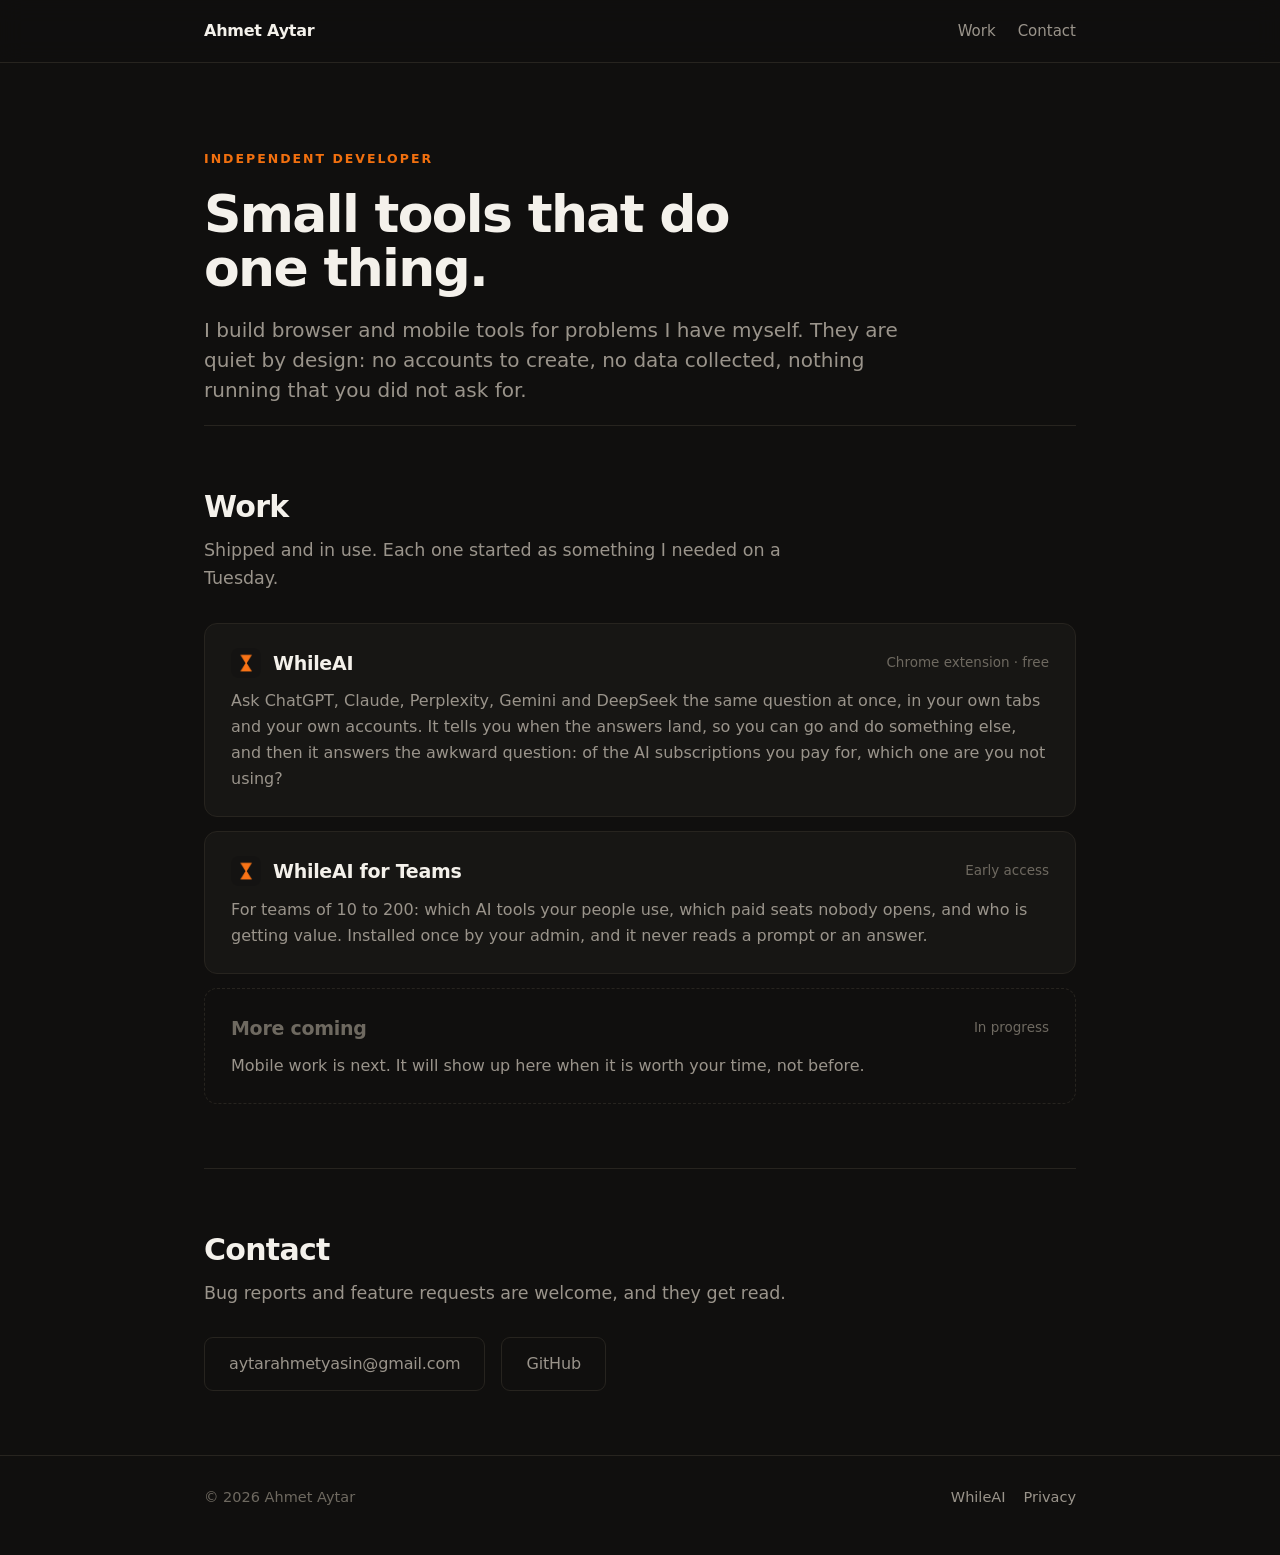
<file: index.html>
<!doctype html>
<html lang="en">
<head>
<meta charset="utf-8">
<meta name="viewport" content="width=device-width, initial-scale=1">
<title>Ahmet Aytar</title>
<meta name="description" content="Independent developer. I build small tools that do one thing and stay out of the way.">
<link rel="stylesheet" href="style.css">
<link rel="icon" href="whileai/img/icon.png">
<meta property="og:title" content="Ahmet Aytar">
<meta property="og:description" content="Independent developer. Small tools that do one thing and stay out of the way.">
<meta property="og:type" content="website">
<meta property="og:url" content="https://ahmetaytar.com/">
<script src="whileai/ads.js" defer></script>
</head>
<body>

<header class="top"><div class="wrap">
  <a class="brand" href="/">Ahmet Aytar</a>
  <nav><a href="#work">Work</a><a href="#contact">Contact</a></nav>
</div></header>

<div class="wrap">

<section class="hero plain">
  <div class="eyebrow">Independent developer</div>
  <h1>Small tools that do one thing.</h1>
  <p class="lede">I build browser and mobile tools for problems I have myself.
  They are quiet by design: no accounts to create, no data collected, nothing
  running that you did not ask for.</p>
</section>

<section id="work">
  <h2>Work</h2>
  <p class="sub">Shipped and in use. Each one started as something I needed on a Tuesday.</p>

  <div class="projects">
    <a class="project" href="/whileai">
      <div class="row">
        <img src="whileai/img/icon.png" alt="">
        <span class="name">WhileAI</span>
        <span class="meta">Chrome extension · free</span>
      </div>
      <p>Ask ChatGPT, Claude, Perplexity, Gemini and DeepSeek the same question
      at once, in your own tabs and your own accounts. It tells you when the
      answers land, so you can go and do something else, and then it answers the
      awkward question: of the AI subscriptions you pay for, which one are you
      not using?</p>
    </a>

    <a class="project" href="/whileai/teams/">
      <div class="row">
        <img src="whileai/img/icon.png" alt="">
        <span class="name">WhileAI for Teams</span>
        <span class="meta">Early access</span>
      </div>
      <p>For teams of 10 to 200: which AI tools your people use, which paid
      seats nobody opens, and who is getting value. Installed once by your
      admin, and it never reads a prompt or an answer.</p>
    </a>

    <div class="project soon">
      <div class="row">
        <span class="name">More coming</span>
        <span class="meta">In progress</span>
      </div>
      <p>Mobile work is next. It will show up here when it is worth your time,
      not before.</p>
    </div>
  </div>
</section>

<section id="contact">
  <h2>Contact</h2>
  <p class="sub">Bug reports and feature requests are welcome, and they get read.</p>
  <div class="actions">
    <a class="btn ghost" href="mailto:aytarahmetyasin@gmail.com">aytarahmetyasin@gmail.com</a>
    <a class="btn ghost" href="https://github.com/Ahmetyasin">GitHub</a>
  </div>
</section>

</div>

<footer><div class="wrap">
  <span>&copy; 2026 Ahmet Aytar</span>
  <a class="spacer" href="/whileai">WhileAI</a>
  <a href="/whileai/privacy">Privacy</a>
</div></footer>

</body>
</html>
</file>
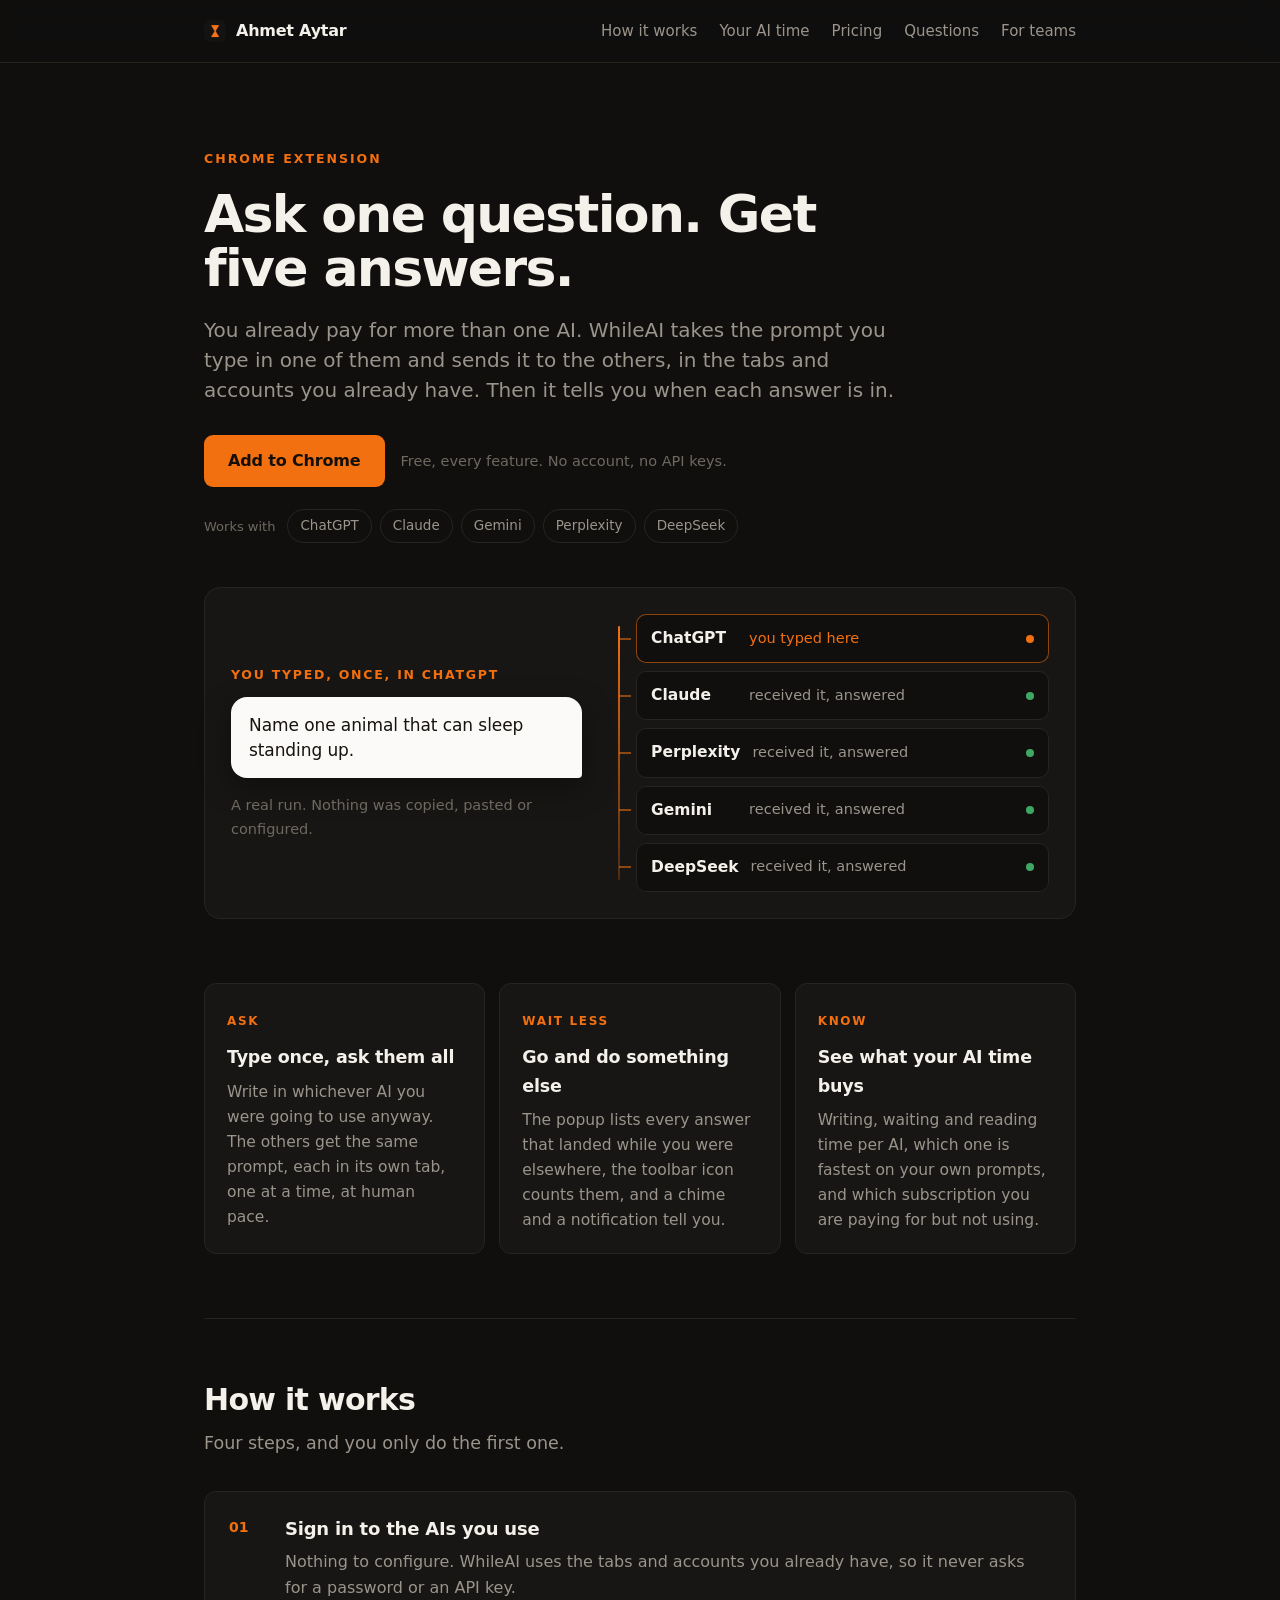
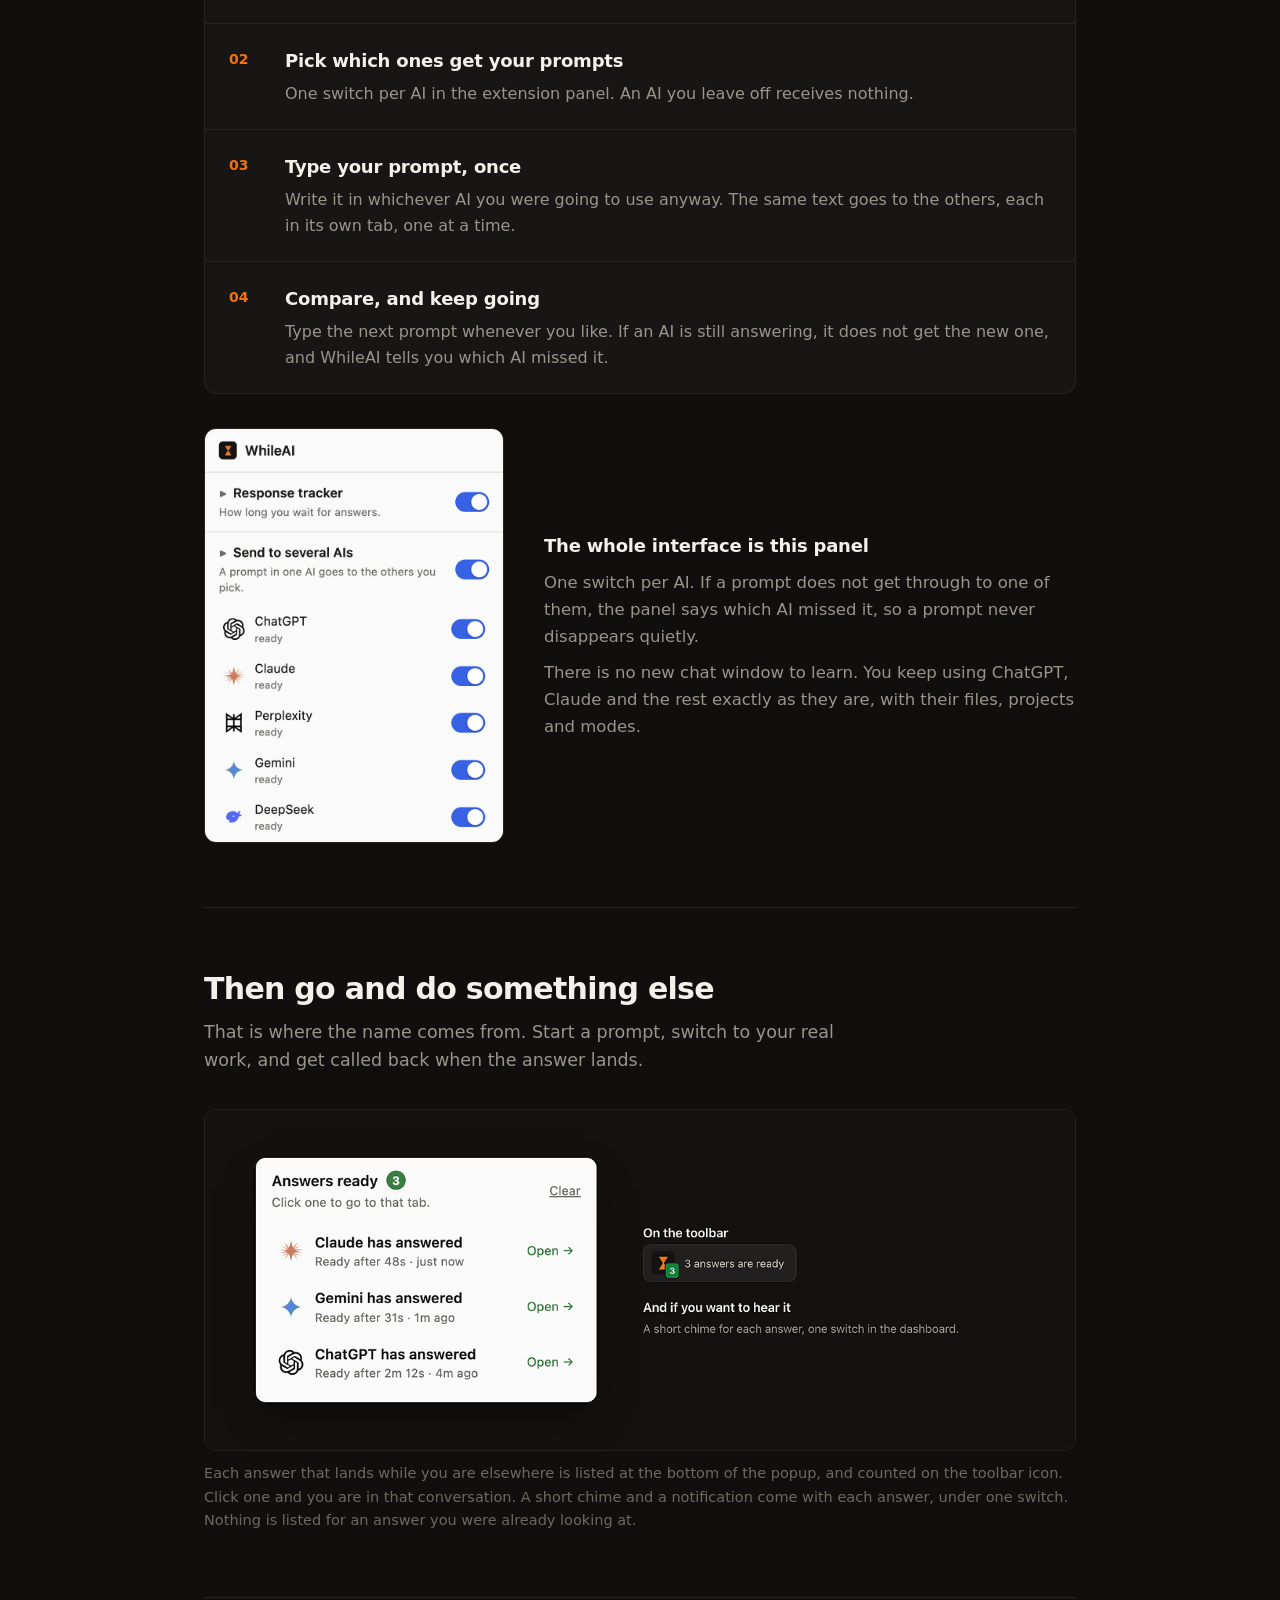
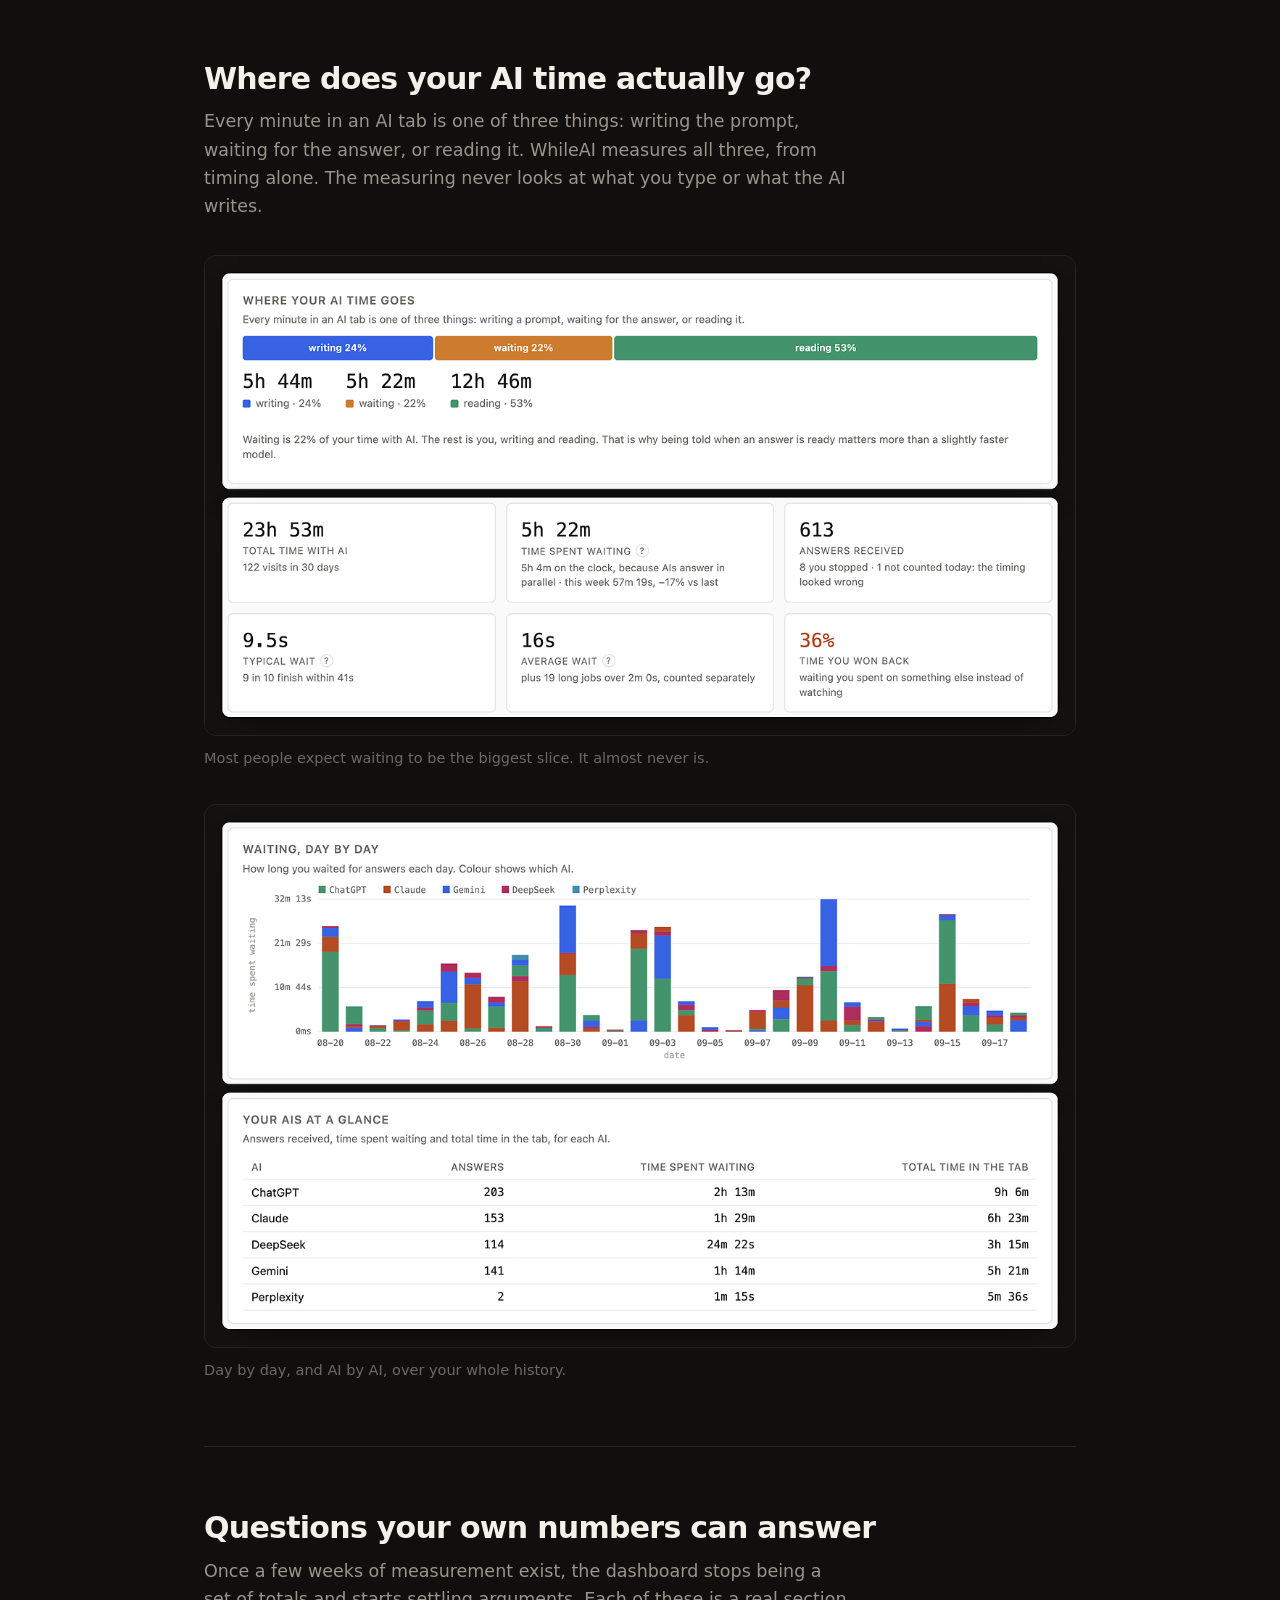
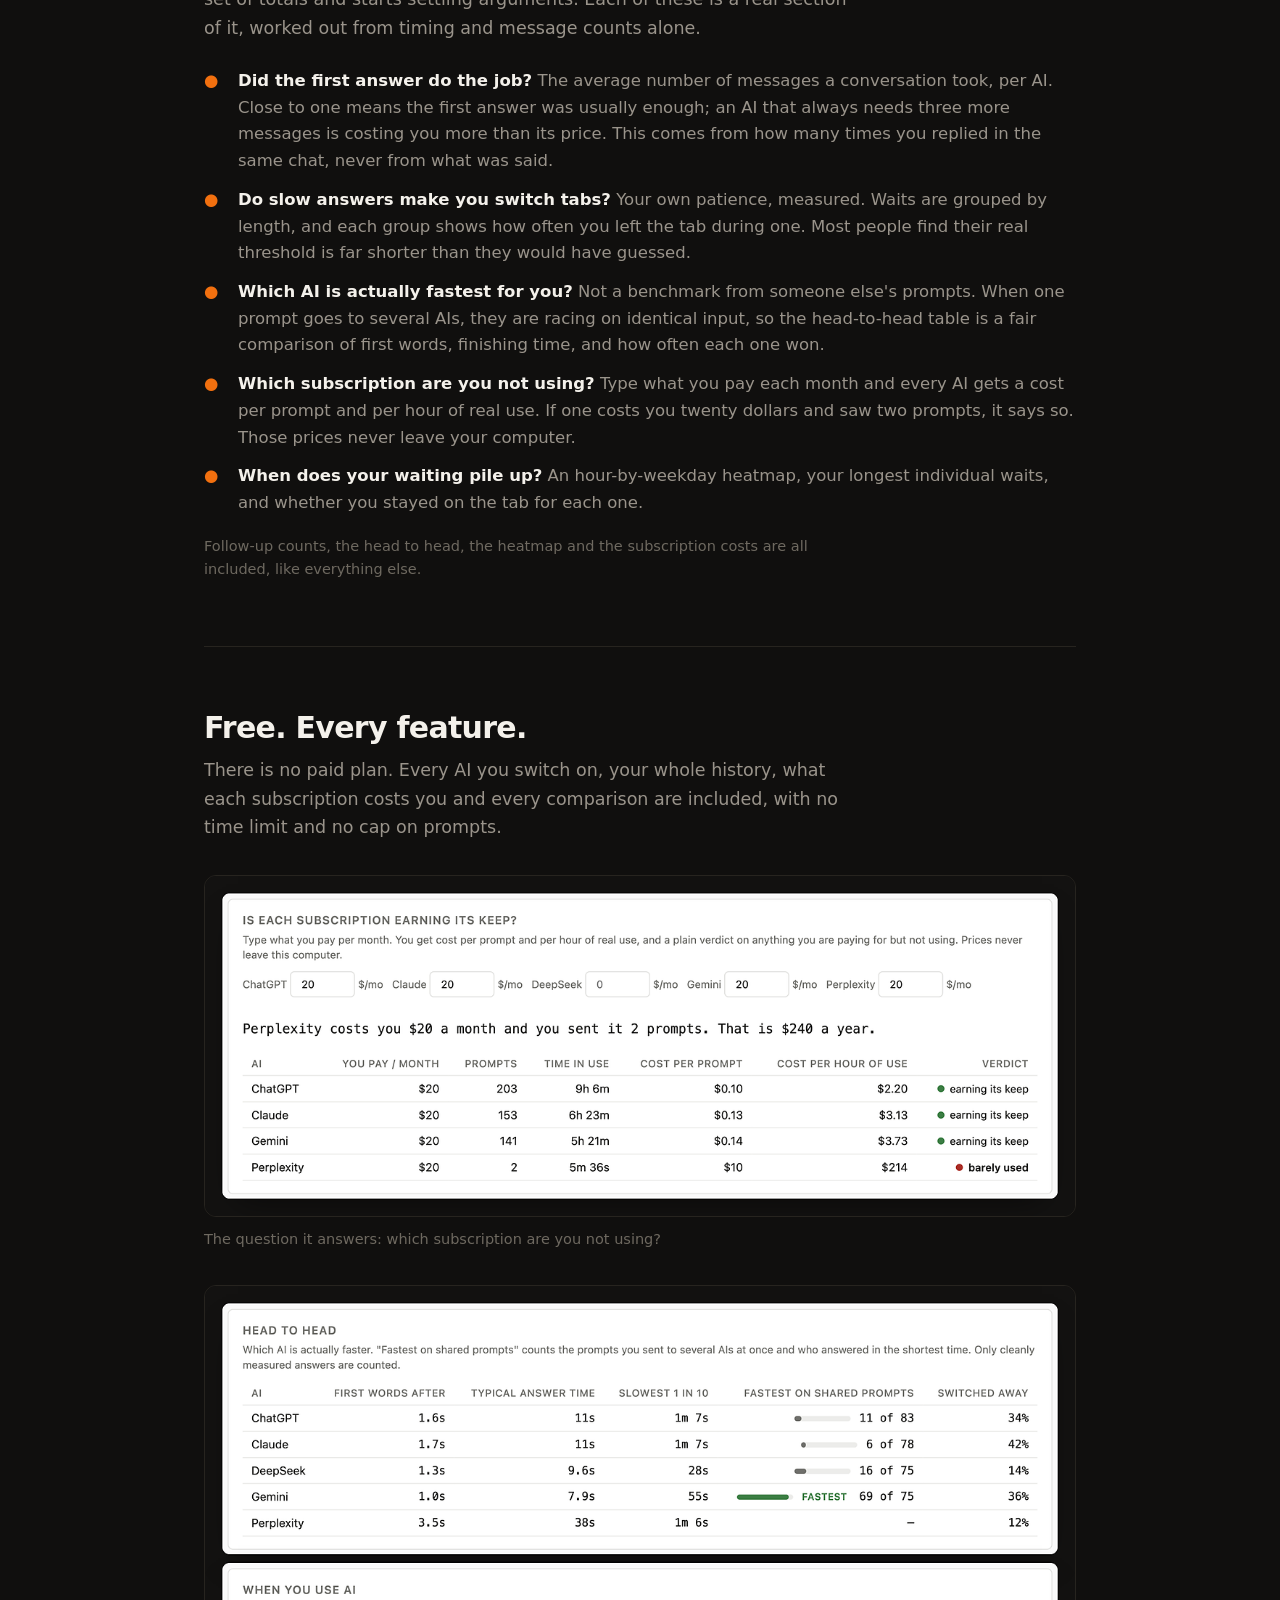
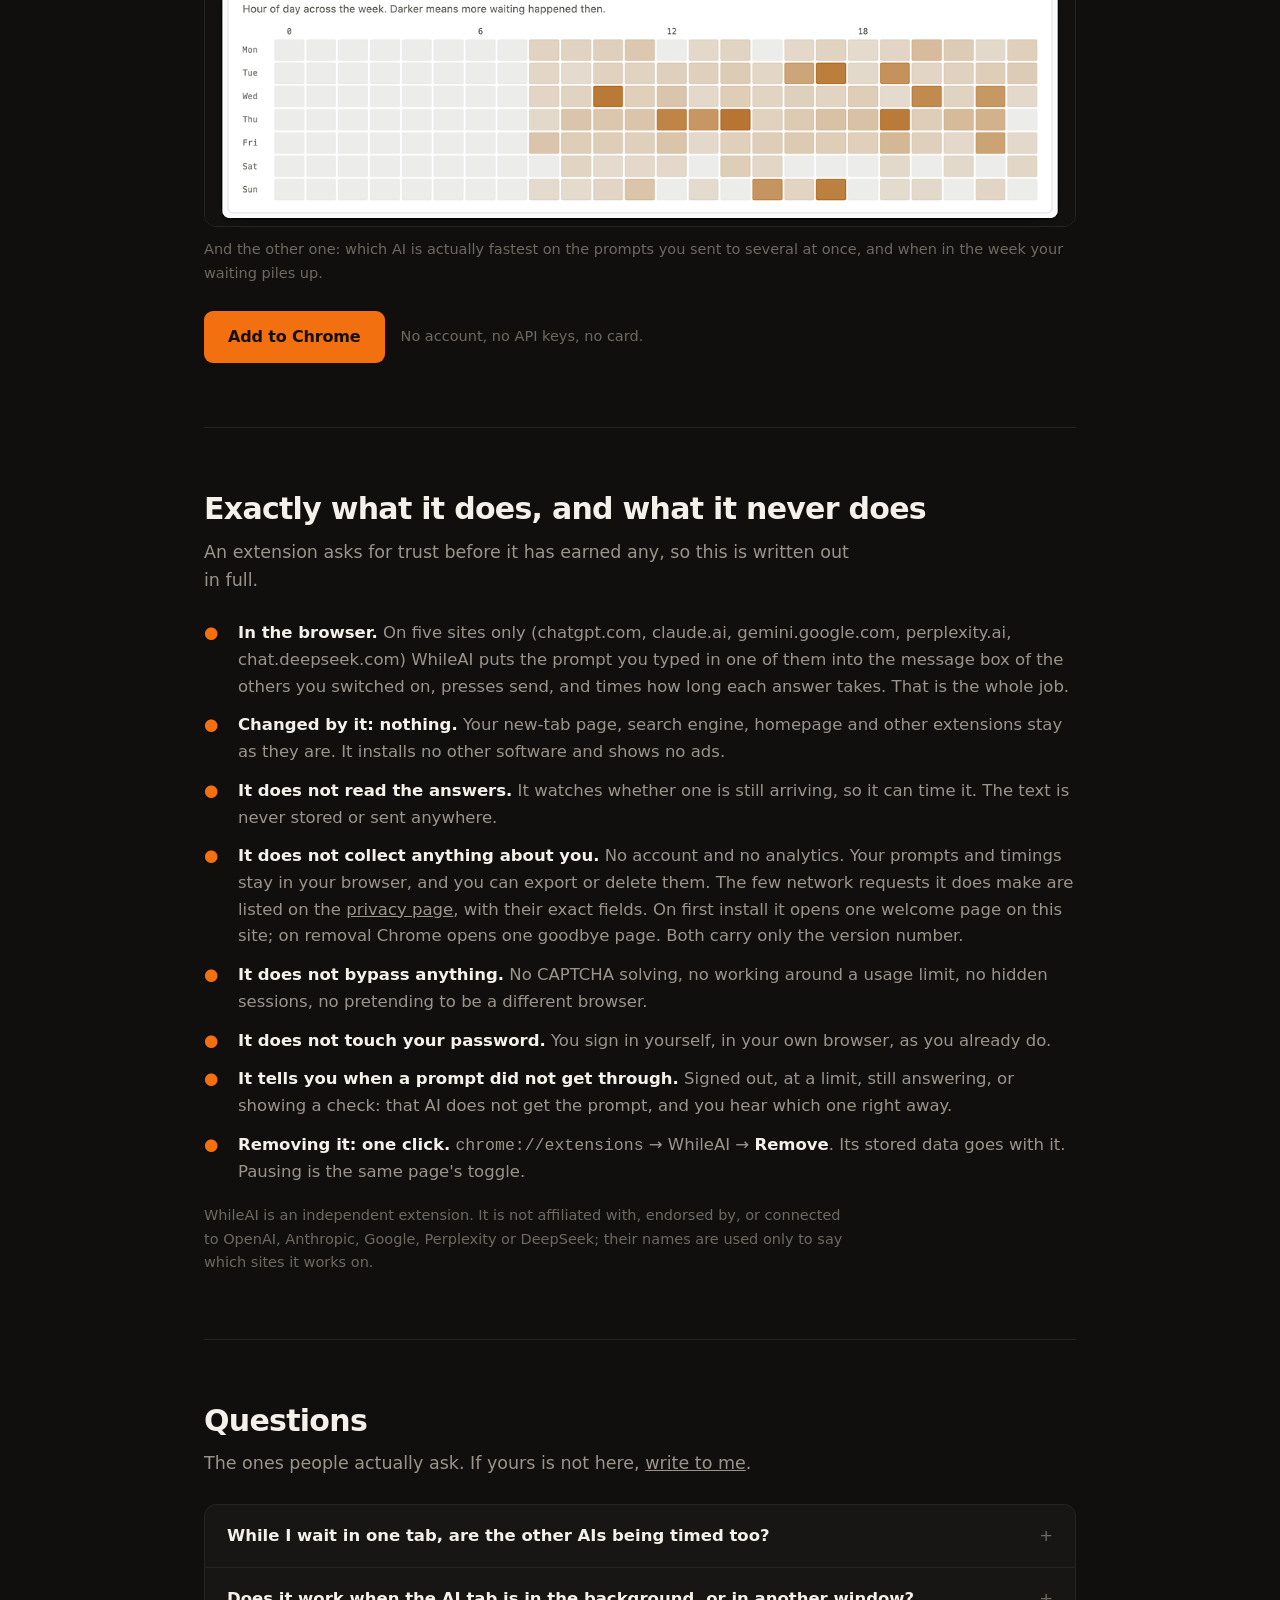
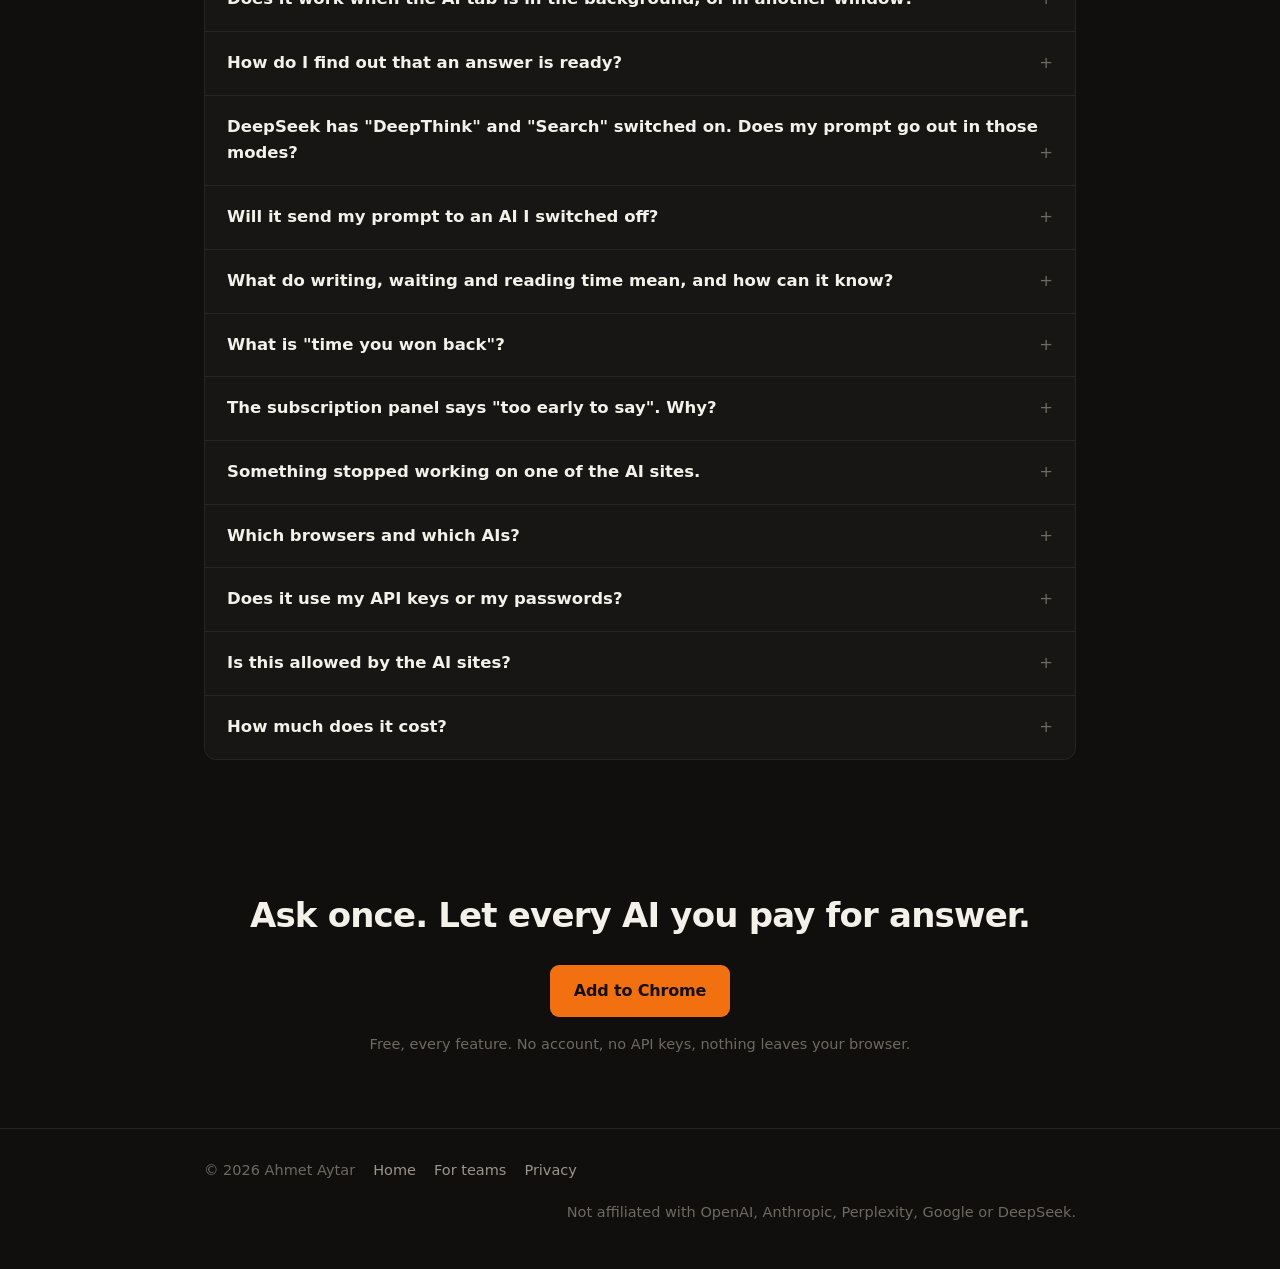
<file: whileai/index.html>
<!doctype html>
<html lang="en">
<head>
<meta charset="utf-8">
<meta name="viewport" content="width=device-width, initial-scale=1">
<title>WhileAI: ask ChatGPT, Claude and Gemini at once, track AI time and cost</title>
<meta name="description" content="Type a prompt once. ChatGPT, Claude, Gemini, Perplexity and DeepSeek answer in your own tabs. Get told when each answer lands, and see where your AI time and money go.">
<link rel="stylesheet" href="../style.css">
<link rel="icon" href="img/icon.png">
<link rel="canonical" href="https://ahmetaytar.com/whileai/">
<meta property="og:title" content="WhileAI: one prompt, every AI you use, your own tabs">
<meta property="og:description" content="Type a prompt once. ChatGPT, Claude, Gemini, Perplexity and DeepSeek answer in your own tabs, and you are told when each one is done.">
<meta property="og:image" content="https://ahmetaytar.com/whileai/img/notify.png">
<meta property="og:url" content="https://ahmetaytar.com/whileai">
<meta name="twitter:card" content="summary_large_image">
<script src="ads.js" defer></script>
</head>
<body>

<header class="top"><div class="wrap">
  <a class="brand" href="/"><img src="img/icon.png" alt="">Ahmet Aytar</a>
  <nav><a href="#how">How it works</a><a href="#time">Your AI time</a><a href="#pricing">Pricing</a><a href="#help">Questions</a><a href="teams/">For teams</a></nav>
</div></header>

<div class="wrap">

<section class="hero plain">
  <div class="eyebrow">Chrome extension</div>
  <h1>Ask one question. Get five answers.</h1>
  <p class="lede">You already pay for more than one AI. WhileAI takes the
  prompt you type in one of them and sends it to the others, in the tabs and
  accounts you already have. Then it tells you when each answer is in.</p>
  <div class="actions">
    <a class="btn" href="https://chromewebstore.google.com/detail/jkemgnopkjenepaohooaghojmoabplmp">Add to Chrome</a>
    <span class="note">Free, every feature. No account, no API keys.</span>
  </div>
  <div class="chips"><em>Works with</em><span>ChatGPT</span><span>Claude</span><span>Gemini</span><span>Perplexity</span><span>DeepSeek</span></div>

  <div class="fanout" aria-label="One prompt typed in ChatGPT reaches Claude, Perplexity, Gemini and DeepSeek">
    <div class="prompt">
      <div class="who">You typed, once, in ChatGPT</div>
      <div class="bubble">Name one animal that can sleep standing up.</div>
      <div class="sub">A real run. Nothing was copied, pasted or configured.</div>
    </div>
    <div class="answers">
      <div class="ai src"><b>ChatGPT</b><span>you typed here</span><i></i></div>
      <div class="ai"><b>Claude</b><span>received it, answered</span><i></i></div>
      <div class="ai"><b>Perplexity</b><span>received it, answered</span><i></i></div>
      <div class="ai"><b>Gemini</b><span>received it, answered</span><i></i></div>
      <div class="ai"><b>DeepSeek</b><span>received it, answered</span><i></i></div>
    </div>
  </div>
</section>

<section class="plain" style="padding-top:8px">
  <div class="benefits">
    <div class="benefit"><span class="k">Ask</span><b>Type once, ask them all</b>
      <p>Write in whichever AI you were going to use anyway. The others get the
      same prompt, each in its own tab, one at a time, at human pace.</p></div>
    <div class="benefit"><span class="k">Wait less</span><b>Go and do something else</b>
      <p>The popup lists every answer that landed while you were elsewhere, the
      toolbar icon counts them, and a chime and a notification tell you.</p></div>
    <div class="benefit"><span class="k">Know</span><b>See what your AI time buys</b>
      <p>Writing, waiting and reading time per AI, which one is fastest on your
      own prompts, and which subscription you are paying for but not using.</p></div>
  </div>
</section>

<section id="how">
  <h2>How it works</h2>
  <p class="sub">Four steps, and you only do the first one.</p>

  <div class="steps">
    <div class="step"><b>01</b><div>
      <h3>Sign in to the AIs you use</h3>
      <p>Nothing to configure. WhileAI uses the tabs and accounts you already
      have, so it never asks for a password or an API key.</p>
    </div></div>
    <div class="step"><b>02</b><div>
      <h3>Pick which ones get your prompts</h3>
      <p>One switch per AI in the extension panel. An AI you leave off receives
      nothing.</p>
    </div></div>
    <div class="step"><b>03</b><div>
      <h3>Type your prompt, once</h3>
      <p>Write it in whichever AI you were going to use anyway. The same text
      goes to the others, each in its own tab, one at a time.</p>
    </div></div>
    <div class="step"><b>04</b><div>
      <h3>Compare, and keep going</h3>
      <p>Type the next prompt whenever you like. If an AI is still answering,
      it does not get the new one, and WhileAI tells you which AI missed it.</p>
    </div></div>
  </div>

  <div class="panelrow">
    <figure class="panelshot">
      <img src="img/panel.png" alt="The WhileAI panel showing ChatGPT, Claude, Perplexity, Gemini and DeepSeek, each marked ready with its own toggle." width="760" height="1054">
    </figure>
    <div class="panelcopy">
      <h3>The whole interface is this panel</h3>
      <p>One switch per AI. If a prompt does not get through to one of them,
      the panel says which AI missed it, so a prompt never disappears quietly.</p>
      <p>There is no new chat window to learn. You keep using ChatGPT, Claude
      and the rest exactly as they are, with their files, projects and modes.</p>
    </div>
  </div>
</section>

<section id="notify">
  <h2>Then go and do something else</h2>
  <p class="sub">That is where the name comes from. Start a prompt, switch to
  your real work, and get called back when the answer lands.</p>

  <figure>
    <img src="img/notify.png" alt="The Answers ready list in the WhileAI popup: Claude has answered, ready after 48 seconds; Gemini has answered; ChatGPT has answered. Beside it, the toolbar icon with a green 3." width="1200" height="470">
    <figcaption>Each answer that lands while you are elsewhere is listed at the bottom
    of the popup, and counted on the toolbar icon. Click one and you are in that
    conversation. A short chime and a notification come with each answer, under one switch.
    Nothing is listed for an answer you were already looking at.</figcaption>
  </figure>
</section>

<section id="time">
  <h2>Where does your AI time actually go?</h2>
  <p class="sub">Every minute in an AI tab is one of three things: writing the
  prompt, waiting for the answer, or reading it. WhileAI measures all three,
  from timing alone. The measuring never looks at what you type or what the AI writes.</p>

  <figure>
    <img src="img/dashboard.png" alt="The dashboard: a bar split into writing, waiting and reading time, above totals for time with AI, time spent waiting, answers received and typical wait." width="1200" height="661">
    <figcaption>Most people expect waiting to be the biggest slice. It almost never is.</figcaption>
  </figure>

  <figure>
    <img src="img/daily.png" alt="A bar chart of waiting time per day, coloured by AI, above a table of answers, waiting time and total time for each AI." width="1200" height="747">
    <figcaption>Day by day, and AI by AI, over your whole history.</figcaption>
  </figure>
</section>

<section id="answers">
  <h2>Questions your own numbers can answer</h2>
  <p class="sub">Once a few weeks of measurement exist, the dashboard stops being
  a set of totals and starts settling arguments. Each of these is a real section
  of it, worked out from timing and message counts alone.</p>

  <div class="facts">
    <div class="fact"><i>&#9679;</i><div><b>Did the first answer do the job?</b>
      The average number of messages a conversation took, per AI. Close to one
      means the first answer was usually enough; an AI that always needs three
      more messages is costing you more than its price. This comes from how many
      times you replied in the same chat, never from what was said.</div></div>
    <div class="fact"><i>&#9679;</i><div><b>Do slow answers make you switch tabs?</b>
      Your own patience, measured. Waits are grouped by length, and each group
      shows how often you left the tab during one. Most people find their real
      threshold is far shorter than they would have guessed.</div></div>
    <div class="fact"><i>&#9679;</i><div><b>Which AI is actually fastest for you?</b>
      Not a benchmark from someone else's prompts. When one prompt goes to
      several AIs, they are racing on identical input, so the head-to-head table
      is a fair comparison of first words, finishing time, and how often each one
      won.</div></div>
    <div class="fact"><i>&#9679;</i><div><b>Which subscription are you not using?</b>
      Type what you pay each month and every AI gets a cost per prompt and per
      hour of real use. If one costs you twenty dollars and saw two prompts, it
      says so. Those prices never leave your computer.</div></div>
    <div class="fact"><i>&#9679;</i><div><b>When does your waiting pile up?</b>
      An hour-by-weekday heatmap, your longest individual waits, and whether you
      stayed on the tab for each one.</div></div>
  </div>

  <p class="fine">Follow-up counts, the head to head, the heatmap and the
  subscription costs are all included, like everything else.</p>
</section>

<section id="pricing">
  <h2>Free. Every feature.</h2>
  <p class="sub">There is no paid plan. Every AI you switch on, your whole
  history, what each subscription costs you and every comparison are
  included, with no time limit and no cap on prompts.</p>

  <figure>
    <img src="img/pro.png" alt="The subscription panel: four AI subscriptions at 20 dollars each with cost per prompt and per hour of use, and a line saying Perplexity costs 20 dollars a month and was sent 2 prompts." width="1200" height="468">
    <figcaption>The question it answers: which subscription are you not using?</figcaption>
  </figure>

  <figure>
    <img src="img/speed.png" alt="A head to head table of five AIs with first words, typical answer time and how often each was fastest on shared prompts, with Gemini marked fastest, above a heatmap of waiting by hour and weekday." width="1200" height="745" loading="lazy">
    <figcaption>And the other one: which AI is actually fastest on the prompts you sent to several at once, and when in the week your waiting piles up.</figcaption>
  </figure>

  <div class="actions" style="margin-top:26px">
    <a class="btn" href="https://chromewebstore.google.com/detail/jkemgnopkjenepaohooaghojmoabplmp">Add to Chrome</a>
    <span class="note">No account, no API keys, no card.</span>
  </div>
</section>

<section id="install">
  <h2>Exactly what it does, and what it never does</h2>
  <p class="sub">An extension asks for trust before it has earned any, so
  this is written out in full.</p>

  <div class="facts">
    <div class="fact"><i>&#9679;</i><div><b>In the browser.</b>
      On five sites only (chatgpt.com, claude.ai, gemini.google.com,
      perplexity.ai, chat.deepseek.com) WhileAI puts the prompt you typed in one
      of them into the message box of the others you switched on, presses
      send, and times how long each answer takes. That is the whole job.</div></div>
    <div class="fact"><i>&#9679;</i><div><b>Changed by it: nothing.</b>
      Your new-tab page, search engine, homepage and other extensions stay as
      they are. It installs no other software and shows no ads.</div></div>
    <div class="fact"><i>&#9679;</i><div><b>It does not read the answers.</b>
      It watches whether one is still arriving, so it can time it. The text is
      never stored or sent anywhere.</div></div>
    <div class="fact"><i>&#9679;</i><div><b>It does not collect anything about you.</b>
      No account and no analytics. Your prompts and timings stay in your
      browser, and you can export or delete them. The few network requests it
      does make are listed on the <a href="privacy/">privacy page</a>, with
      their exact fields. On first install it opens one welcome page on this
      site; on removal Chrome opens one goodbye page. Both carry only the
      version number.</div></div>
    <div class="fact"><i>&#9679;</i><div><b>It does not bypass anything.</b>
      No CAPTCHA solving, no working around a usage limit, no hidden sessions,
      no pretending to be a different browser.</div></div>
    <div class="fact"><i>&#9679;</i><div><b>It does not touch your password.</b>
      You sign in yourself, in your own browser, as you already do.</div></div>
    <div class="fact"><i>&#9679;</i><div><b>It tells you when a prompt did not get through.</b>
      Signed out, at a limit, still answering, or showing a check: that AI
      does not get the prompt, and you hear which one right away.</div></div>
    <div class="fact"><i>&#9679;</i><div><b>Removing it: one click.</b>
      <code>chrome://extensions</code> &rarr; WhileAI &rarr; <b>Remove</b>.
      Its stored data goes with it. Pausing is the same page's toggle.</div></div>
  </div>
  <p class="fine">WhileAI is an independent extension. It is not affiliated
  with, endorsed by, or connected to OpenAI, Anthropic, Google, Perplexity or
  DeepSeek; their names are used only to say which sites it works on.</p>
</section>

<section id="help">
  <h2>Questions</h2>
  <p class="sub">The ones people actually ask. If yours is not here,
  <a href="mailto:aytarahmetyasin@gmail.com">write to me</a>.</p>

  <div class="faq">
    <details><summary>While I wait in one tab, are the other AIs being timed too?</summary>
      <p>Yes. Every AI tab is timed on its own, at the same moment, including the ones in the background that you are not looking at. If you send one prompt to four AIs, you get four separate timings.</p>
      <p>The dashboard shows this two ways, because they are different questions. <b>Time spent waiting</b> adds up every AI's wait. Under it, <b>on the clock</b> merges the waits that overlapped. Four AIs that each take 10 seconds, all at once, is 40 seconds of waiting and 10 seconds on the clock. The first tells you how much answering you asked for; the second is how long you actually sat there.</p></details>
    <details><summary>Does it work when the AI tab is in the background, or in another window?</summary>
      <p>Yes, that is the normal case. Your prompt is delivered to tabs you are not looking at, and the answers-ready list tells you when each one has answered. Chrome slows background tabs down a great deal; WhileAI times its own steps on a clock Chrome does not slow, so a tab you have not touched for an hour still receives the prompt straight away.</p></details>
    <details><summary>How do I find out that an answer is ready?</summary>
      <p>The WhileAI popup has an <b>Answers ready</b> list at the bottom: one line per answer that landed while you were not looking at that tab, naming the AI and how long it took. Click a line and you are in that conversation, and the line goes away. The toolbar icon shows the same count in green, up to "9+". You also get a short chime and a desktop notification naming the AI (one per AI at a time; click it and you are in that tab). Both sit under one switch in the dashboard, on by default, with a "Test" button next to it. The list and the count do not depend on it, because the operating system can swallow a notification without telling anyone.</p>
      <p>An <b>amber</b> badge means a prompt did not get through to one of your AIs. The popup then shows one line, "X did not get this prompt. Open the X tab: it may be signed out, still answering, at a usage limit, or showing a check." Click it to open that tab. It clears itself once a prompt reaches that AI again. Amber wins over green, because a missed prompt is worth more of your attention than a finished answer.</p></details>
    <details><summary>DeepSeek has "DeepThink" and "Search" switched on. Does my prompt go out in those modes?</summary>
      <p>No. DeepSeek remembers those two buttons from your last visit, and a slow thinking mode is rarely what you want when the same prompt is going to several AIs. Before WhileAI types a prompt there on your behalf it switches both off, the same click you would make, so the prompt goes out in the standard mode. It only does this on prompts it delivers, never while you are typing in DeepSeek yourself.</p></details>
    <details><summary>Will it send my prompt to an AI I switched off?</summary>
      <p>No. There is one switch per AI and an AI that is off receives nothing. Closing an AI's tab switches it off too.</p></details>
    <details><summary>What do writing, waiting and reading time mean, and how can it know?</summary>
      <p>Writing is the time keys are being pressed in the message box. Waiting is from the moment you send until the answer stops arriving. Reading is time with the tab in front, the window focused, and some sign of life from you in the last minute. All three come from timing alone. WhileAI never reads what you type or what the AI writes, and a tab left open overnight does not count as eight hours of reading.</p></details>
    <details><summary>What is "time you won back"?</summary>
      <p>The share of your waiting that you spent on something else instead of watching the answer appear. A higher number is better. It only counts answers in tabs you were using yourself; prompts delivered to background tabs are left out, because "you left the tab" means nothing for a tab you were never in.</p></details>
    <details><summary>The subscription panel says "too early to say". Why?</summary>
      <p>It will not judge a subscription on less than 14 days of use. Until then it shows what each prompt has cost you so far, scaled from the days it has. After two weeks it says which subscriptions are earning their keep and which you have barely opened.</p></details>
    <details><summary>Something stopped working on one of the AI sites.</summary>
      <p>The AI sites change their pages often. WhileAI checks itself, and when a site changes, a fix is usually published within hours and installs on its own, with no store update. Reloading the AI tab picks it up. If it has not come back by the next day, write to me.</p>
      <p>To send something concrete: the dashboard has <b>"Something not working? Send a diagnostic report"</b> under Your data. Turn it on, do the thing that fails, then download the file and attach it. It records which AI and which step failed, never your prompts or answers. The popup also has a "Report a problem" link that fills in the version and which AIs you had switched on.</p></details>
    <details><summary>Which browsers and which AIs?</summary>
      <p>Chrome, and browsers that install from the Chrome Web Store such as Edge, Brave and Arc. ChatGPT, Claude, Gemini, Perplexity and DeepSeek. It runs on those five sites only and asks for no "all sites" access. Every permission it asks for, and what each one is for, is listed on the <a href="privacy/#permissions">privacy page</a>.</p></details>
    <details><summary>Does it use my API keys or my passwords?</summary>
      <p>Neither. It works inside the tabs you are already signed in to, the same way you would: it puts the text in the box and presses send. It never sees a password, and there is nothing to configure.</p></details>
    <details><summary>Is this allowed by the AI sites?</summary>
      <p>WhileAI does by machine what you would do by hand in your own account, one prompt at a time, at human pace. It does not solve CAPTCHAs, get around usage limits or hide what it is. When a site puts up a check or a limit, that AI does not get the prompt and WhileAI tells you. Each provider's terms are still yours to follow, and none of them is affiliated with WhileAI.</p></details>
    <details><summary>How much does it cost?</summary>
      <p>Nothing. WhileAI is free, with every feature: every AI you switch on, your whole history and all the analysis. There is no paid plan. Anyone who bought Pro before October 2026 keeps everything, with nothing more to pay.</p></details>
  </div>

</section>

<section class="cta plain">
  <h2>Ask once. Let every AI you pay for answer.</h2>
  <div class="actions">
    <a class="btn" href="https://chromewebstore.google.com/detail/jkemgnopkjenepaohooaghojmoabplmp">Add to Chrome</a>
  </div>
  <span class="note" style="margin-top:16px">Free, every feature. No account, no API keys, nothing leaves your browser.</span>
</section>

</div>

<footer><div class="wrap">
  <span>&copy; 2026 Ahmet Aytar</span>
  <a href="/">Home</a>
  <a href="teams/">For teams</a>
  <a href="privacy/">Privacy</a>
  <span class="spacer">Not affiliated with OpenAI, Anthropic, Perplexity, Google or DeepSeek.</span>
</div></footer>

</body>
</html>
</file>
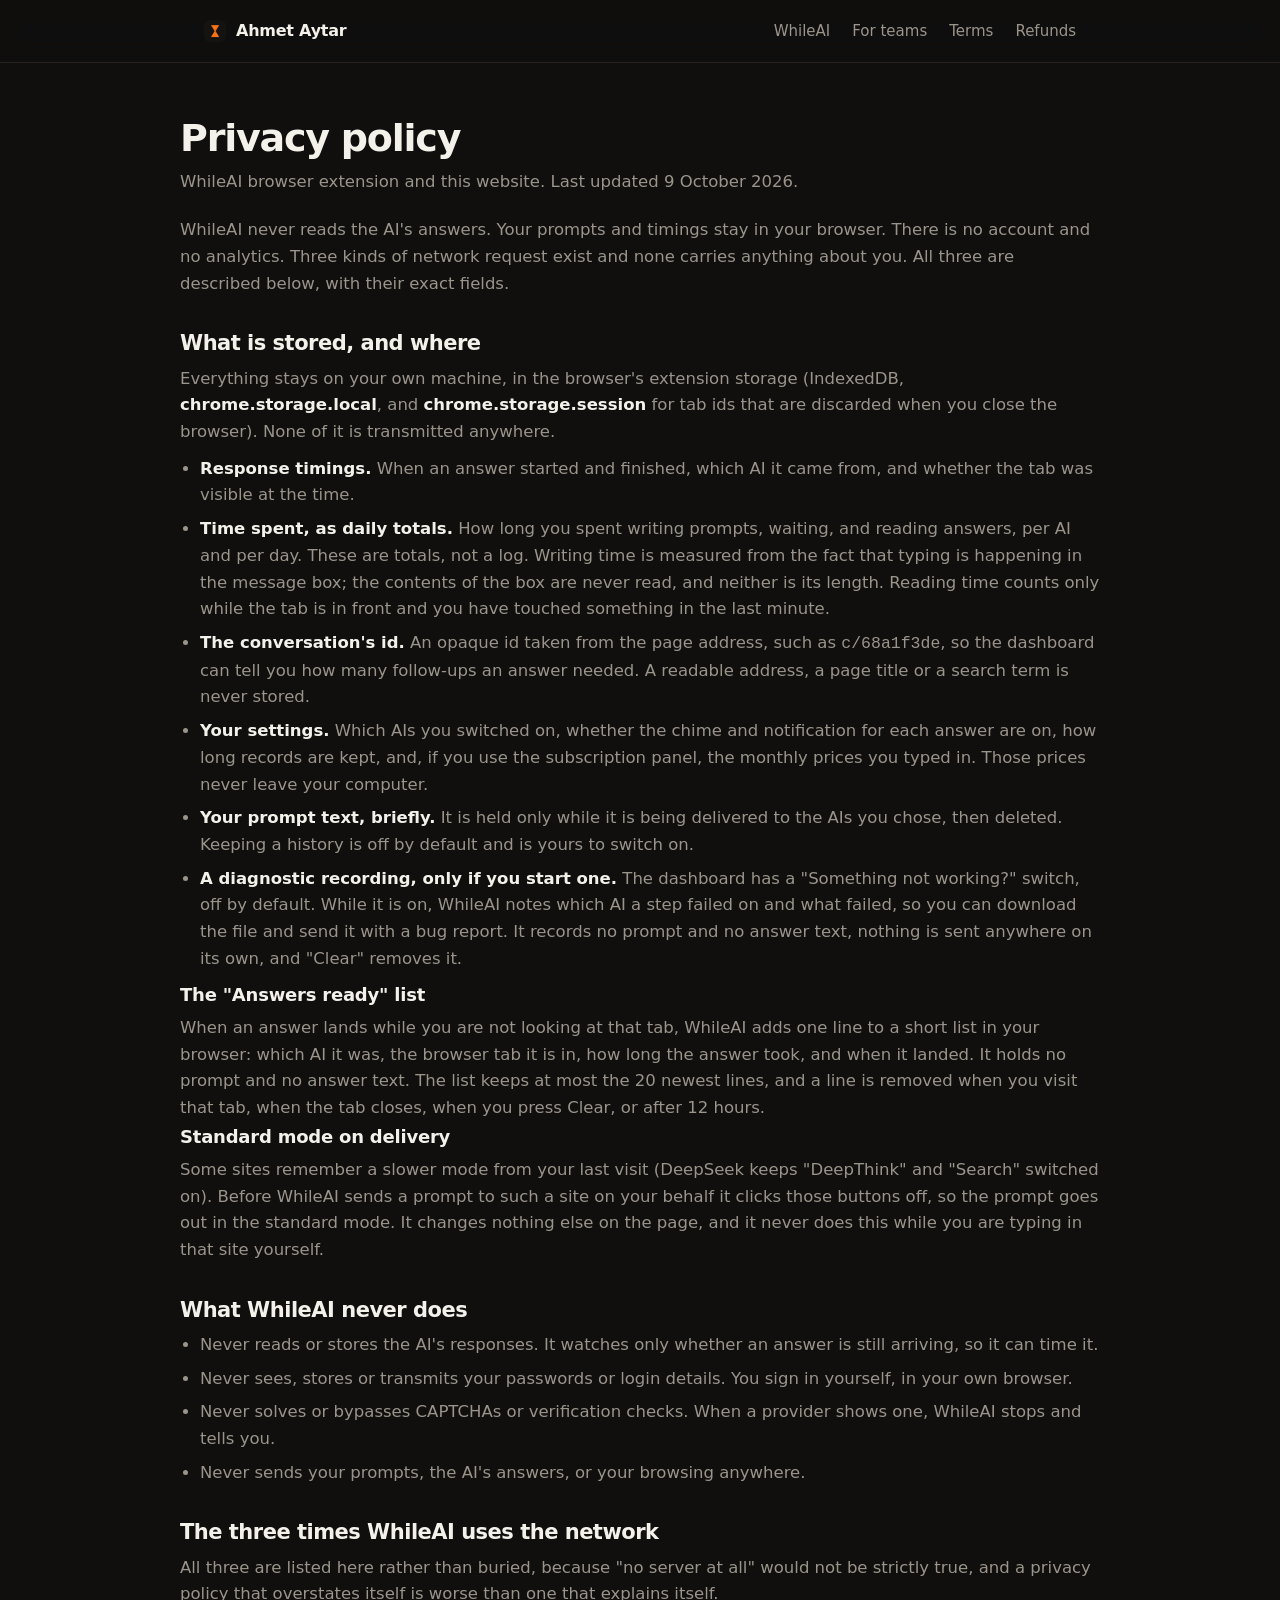
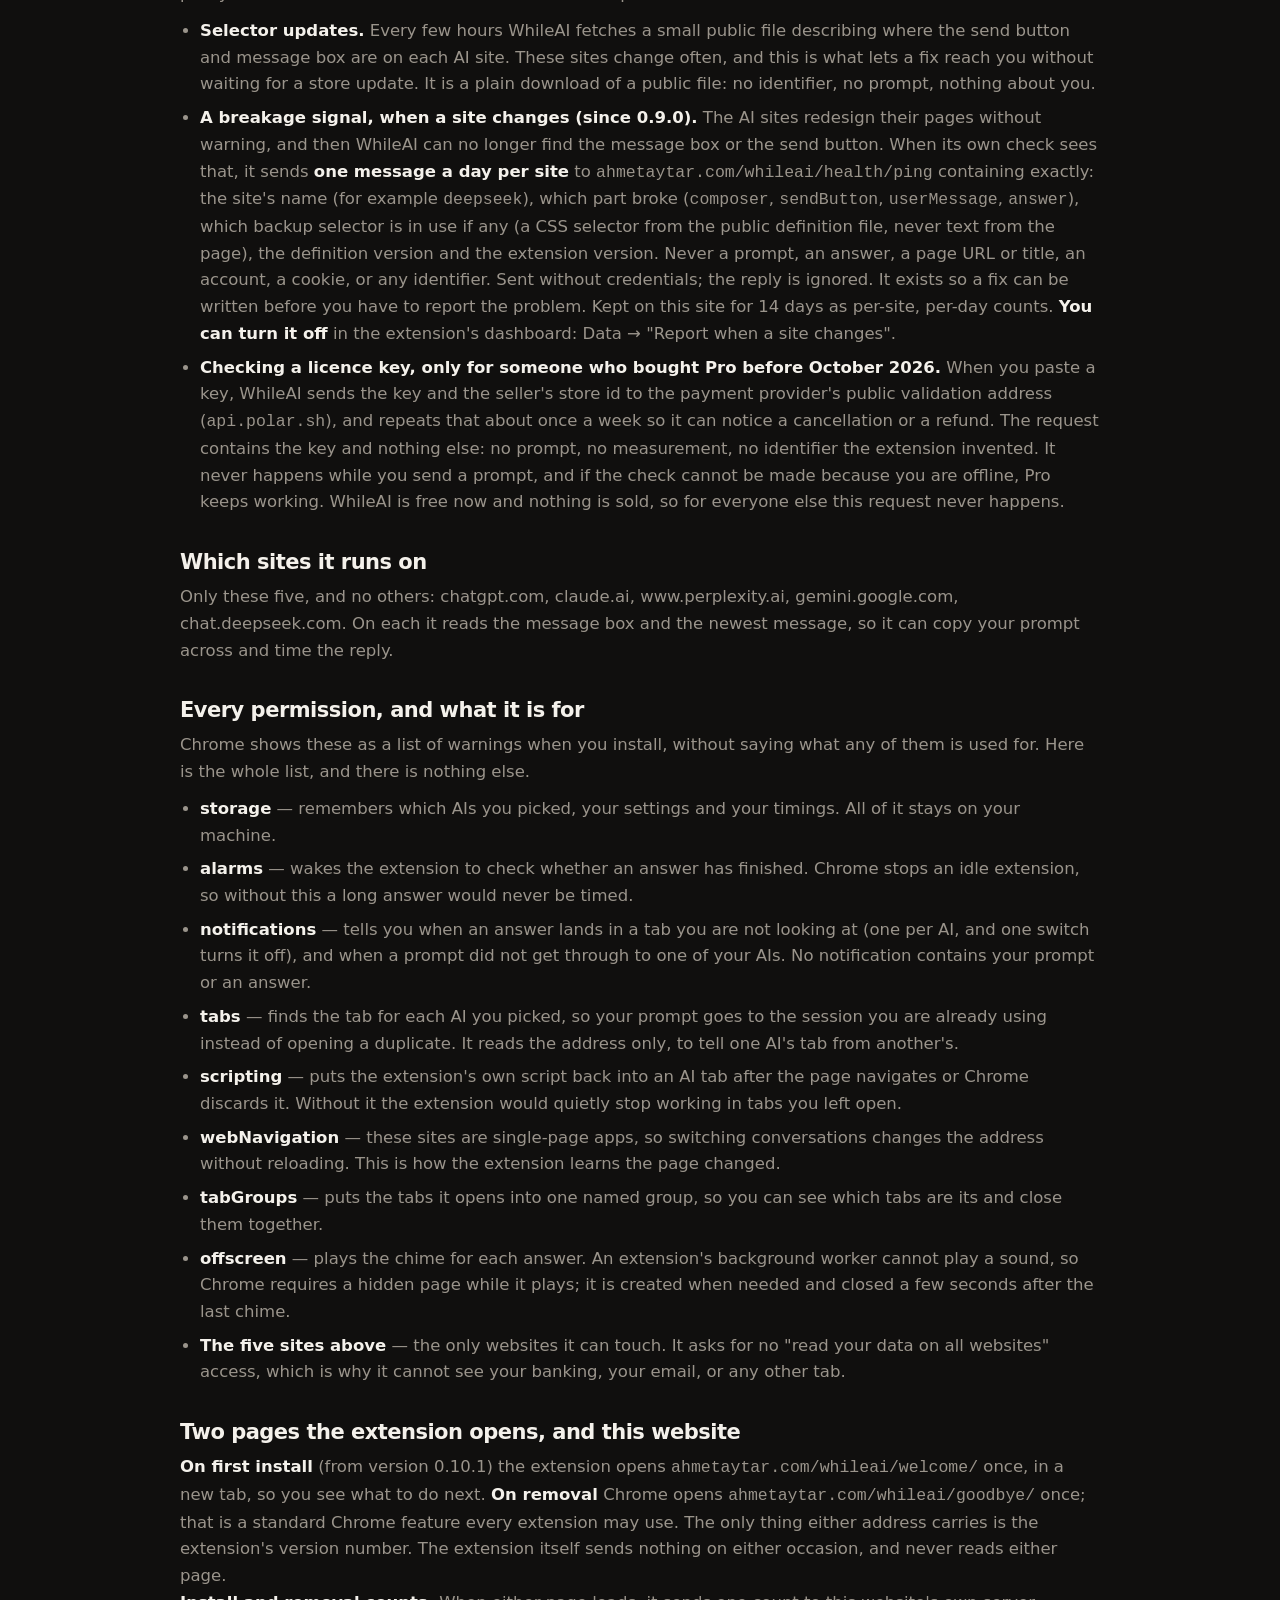
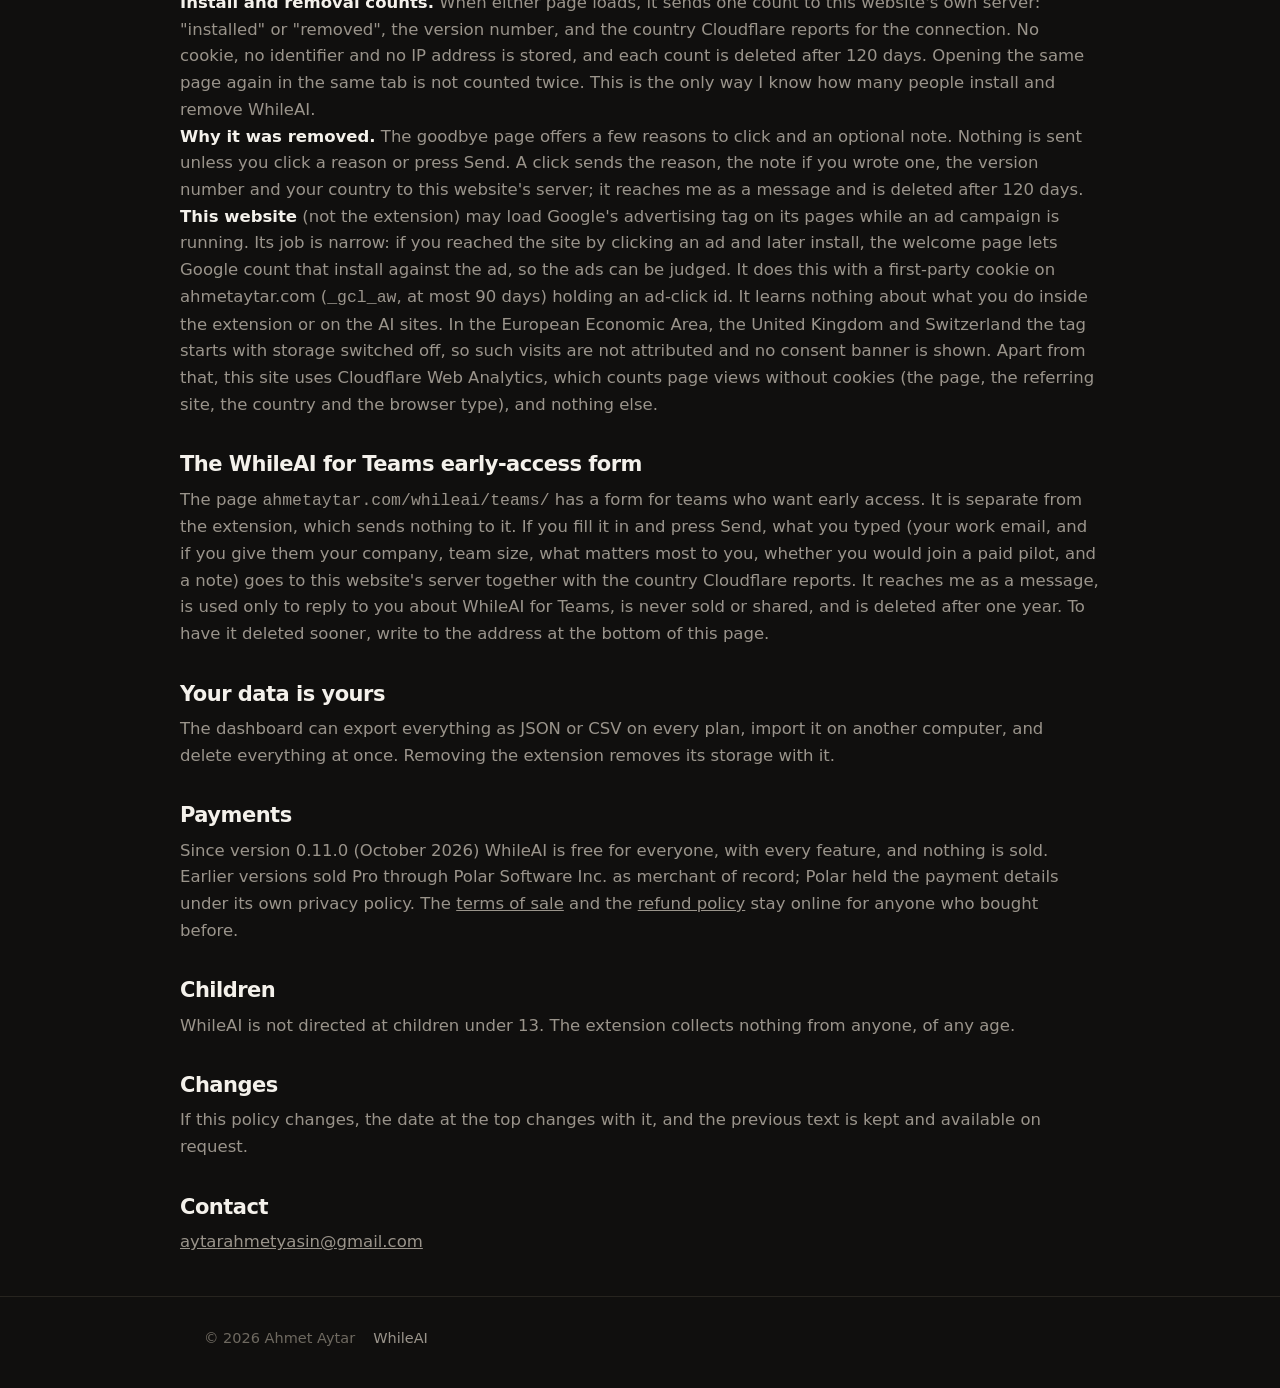
<file: whileai/privacy/index.html>
<!doctype html>
<html lang="en">
<head>
<meta charset="utf-8">
<meta name="viewport" content="width=device-width, initial-scale=1">
<title>WhileAI — privacy policy</title>
<meta name="description" content="WhileAI never reads the AI's answers. Your prompts and timings stay in your browser. No account, no analytics, no telemetry.">
<link rel="stylesheet" href="../../style.css">
<link rel="icon" href="../img/icon.png">
<script src="../ads.js" defer></script>
</head>
<body>

<header class="top"><div class="wrap">
  <a class="brand" href="/"><img src="../img/icon.png" alt="">Ahmet Aytar</a>
  <nav><a href="/whileai/">WhileAI</a><a href="../teams/">For teams</a><a href="../terms/">Terms</a><a href="../refund/">Refunds</a></nav>
</div></header>

<div class="wrap prose">

  <h1 style="font-size:38px">Privacy policy</h1>
  <p class="updated">WhileAI browser extension and this website. Last updated 9 October 2026.</p>

  <p style="margin-top:22px">WhileAI never reads the AI's answers. Your prompts
  and timings stay in your browser. There is no account and no analytics.
  Three kinds of network request exist and none carries anything about you.
  All three are described below, with their exact fields.</p>

  <h2>What is stored, and where</h2>
  <p>Everything stays on your own machine, in the browser's extension storage
  (IndexedDB, <strong>chrome.storage.local</strong>, and
  <strong>chrome.storage.session</strong> for tab ids that are discarded when
  you close the browser). None of it is transmitted anywhere.</p>
  <ul>
    <li><strong>Response timings.</strong> When an answer started and finished,
    which AI it came from, and whether the tab was visible at the time.</li>
    <li><strong>Time spent, as daily totals.</strong> How long you spent
    writing prompts, waiting, and reading answers, per AI and per day. These
    are totals, not a log. Writing time is measured from the fact that typing
    is happening in the message box; the contents of the box are never read,
    and neither is its length. Reading time counts only while the tab is in
    front and you have touched something in the last minute.</li>
    <li><strong>The conversation's id.</strong> An opaque id taken from the
    page address, such as <code>c/68a1f3de</code>, so the dashboard can tell
    you how many follow-ups an answer needed. A readable address, a page title
    or a search term is never stored.</li>
    <li><strong>Your settings.</strong> Which AIs you switched on, whether the
    chime and notification for each answer are on, how long records are kept,
    and, if you use the
    subscription panel, the monthly prices you typed in. Those prices never
    leave your computer.</li>
    <li><strong>Your prompt text, briefly.</strong> It is held only while it is
    being delivered to the AIs you chose, then deleted. Keeping a history is off
    by default and is yours to switch on.</li>
    <li><strong>A diagnostic recording, only if you start one.</strong> The
    dashboard has a "Something not working?" switch, off by default. While it is
    on, WhileAI notes which AI a step failed on and what failed, so you can
    download the file and send it with a bug report. It records no prompt and no
    answer text, nothing is sent anywhere on its own, and "Clear" removes it.</li>
  </ul>

  <h3>The "Answers ready" list</h3>
  <p>When an answer lands while you are not looking at that tab, WhileAI adds
  one line to a short list in your browser: which AI it was, the browser tab it
  is in, how long the answer took, and when it landed. It holds no prompt and no
  answer text. The list keeps at most the 20 newest lines, and a line is removed
  when you visit that tab, when the tab closes, when you press Clear, or after
  12 hours.</p>

  <h3>Standard mode on delivery</h3>
  <p>Some sites remember a slower mode from your last visit (DeepSeek keeps
  "DeepThink" and "Search" switched on). Before WhileAI sends a prompt to such a
  site on your behalf it clicks those buttons off, so the prompt goes out in
  the standard mode. It changes nothing else on the page, and it never does this
  while you are typing in that site yourself.</p>

  <h2>What WhileAI never does</h2>
  <ul>
    <li>Never reads or stores the AI's responses. It watches only whether an
    answer is still arriving, so it can time it.</li>
    <li>Never sees, stores or transmits your passwords or login details. You
    sign in yourself, in your own browser.</li>
    <li>Never solves or bypasses CAPTCHAs or verification checks. When a
    provider shows one, WhileAI stops and tells you.</li>
    <li>Never sends your prompts, the AI's answers, or your browsing anywhere.</li>
  </ul>

  <h2>The three times WhileAI uses the network</h2>
  <p>All three are listed here rather than buried, because "no server at all"
  would not be strictly true, and a privacy policy that overstates itself is
  worse than one that explains itself.</p>
  <ul>
    <li><strong>Selector updates.</strong> Every few hours WhileAI fetches a
    small public file describing where the send button and message box are on
    each AI site. These sites change often, and this is what lets a fix reach
    you without waiting for a store update. It is a plain download of a public
    file: no identifier, no prompt, nothing about you.</li>
    <li><strong>A breakage signal, when a site changes (since 0.9.0).</strong>
    The AI sites redesign their pages without warning, and then WhileAI can
    no longer find the message box or the send button. When its own check
    sees that, it sends <strong>one message a day per site</strong> to
    <code>ahmetaytar.com/whileai/health/ping</code> containing exactly: the
    site's name (for example <code>deepseek</code>), which part broke
    (<code>composer</code>, <code>sendButton</code>, <code>userMessage</code>,
    <code>answer</code>), which backup selector is in use if any (a CSS
    selector from the public definition file, never text from the page), the
    definition version and the extension version. Never a prompt, an answer,
    a page URL or title, an account, a cookie, or any identifier. Sent without
    credentials; the reply is ignored. It exists so a fix can be written
    before you have to report the problem. Kept on this site for 14 days as
    per-site, per-day counts. <strong>You can turn it off</strong> in the
    extension's dashboard: Data → "Report when a site changes".</li>
    <li><strong>Checking a licence key, only for someone who bought Pro before October 2026.</strong> When you
    paste a key, WhileAI sends the key and the seller's store id to the payment
    provider's public validation address (<code>api.polar.sh</code>), and
    repeats that about once a week so it can notice a cancellation or a refund.
    The request contains the key and nothing else: no prompt, no measurement,
    no identifier the extension invented. It never happens while you send a
    prompt, and if the check cannot be made because you are offline, Pro keeps
    working. WhileAI is free now and nothing is sold, so for everyone else this request never happens.</li>
  </ul>

  <h2>Which sites it runs on</h2>
  <p>Only these five, and no others: chatgpt.com, claude.ai, www.perplexity.ai,
  gemini.google.com, chat.deepseek.com. On each it reads the message box and the
  newest message, so it can copy your prompt across and time the reply.</p>

  <h2 id="permissions">Every permission, and what it is for</h2>
  <p>Chrome shows these as a list of warnings when you install, without saying
  what any of them is used for. Here is the whole list, and there is nothing
  else.</p>
  <ul>
    <li><strong>storage</strong> — remembers which AIs you picked, your
    settings and your timings. All of it stays on your machine.</li>
    <li><strong>alarms</strong> — wakes the extension to check whether an
    answer has finished. Chrome stops an idle extension, so without this a
    long answer would never be timed.</li>
    <li><strong>notifications</strong> — tells you when an answer lands in a
    tab you are not looking at (one per AI, and one switch turns it off), and
    when a prompt did not get through to one of your AIs. No notification
    contains your prompt or an answer.</li>
    <li><strong>tabs</strong> — finds the tab for each AI you picked, so your
    prompt goes to the session you are already using instead of opening a
    duplicate. It reads the address only, to tell one AI's tab from
    another's.</li>
    <li><strong>scripting</strong> — puts the extension's own script back into
    an AI tab after the page navigates or Chrome discards it. Without it the
    extension would quietly stop working in tabs you left open.</li>
    <li><strong>webNavigation</strong> — these sites are single-page apps, so
    switching conversations changes the address without reloading. This is how
    the extension learns the page changed.</li>
    <li><strong>tabGroups</strong> — puts the tabs it opens into one named
    group, so you can see which tabs are its and close them together.</li>
    <li><strong>offscreen</strong> — plays the chime for each answer. An extension's
    background worker cannot play a sound, so Chrome requires a hidden page
    while it plays; it is created when needed and closed a few seconds after
    the last chime.</li>
    <li><strong>The five sites above</strong> — the only websites it can touch.
    It asks for no "read your data on all websites" access, which is why it
    cannot see your banking, your email, or any other tab.</li>
  </ul>

  <h2 id="website">Two pages the extension opens, and this website</h2>
  <p><strong>On first install</strong> (from version 0.10.1) the extension
  opens <code>ahmetaytar.com/whileai/welcome/</code> once, in a new tab, so
  you see what to do next. <strong>On removal</strong> Chrome opens
  <code>ahmetaytar.com/whileai/goodbye/</code> once; that is a standard Chrome
  feature every extension may use. The only thing either address carries is
  the extension's version number. The extension itself sends nothing on
  either occasion, and never reads either page.</p>
  <p><strong>Install and removal counts.</strong> When either page loads, it
  sends one count to this website's own server: "installed" or "removed", the
  version number, and the country Cloudflare reports for the connection. No
  cookie, no identifier and no IP address is stored, and each count is deleted
  after 120 days. Opening the same page again in the same tab is not counted
  twice. This is the only way I know how many people install and remove
  WhileAI.</p>
  <p><strong>Why it was removed.</strong> The goodbye page offers a few reasons
  to click and an optional note. Nothing is sent unless you click a reason or
  press Send. A click sends the reason, the note if you wrote one, the version
  number and your country to this website's server; it reaches me as a message
  and is deleted after 120 days.</p>
  <p><strong>This website</strong> (not the extension) may load Google's
  advertising tag on its pages while an ad campaign is running. Its
  job is narrow: if you reached the site by clicking an ad and later install,
  the welcome page lets Google count that install against the ad, so the ads
  can be judged. It does this with a first-party cookie on ahmetaytar.com
  (<code>_gcl_aw</code>, at most 90 days) holding an ad-click id. It learns
  nothing about what you do inside the extension or on the AI sites. In the
  European Economic Area, the United Kingdom and Switzerland the tag starts
  with storage switched off, so such visits are not attributed and no consent
  banner is shown. Apart from that, this site uses Cloudflare Web Analytics,
  which counts page views without cookies (the page, the referring site, the
  country and the browser type), and nothing else.</p>

  <h2 id="teams">The WhileAI for Teams early-access form</h2>
  <p>The page <code>ahmetaytar.com/whileai/teams/</code> has a form for teams
  who want early access. It is separate from the extension, which sends
  nothing to it. If you fill it in and press Send, what you typed (your work
  email, and if you give them your company, team size, what matters most to
  you, whether you would join a paid pilot, and a note) goes to this
  website's server together with the country Cloudflare reports. It reaches
  me as a message, is used only to reply to you about WhileAI for Teams, is
  never sold or shared, and is deleted after one year. To have it deleted
  sooner, write to the address at the bottom of this page.</p>

  <h2>Your data is yours</h2>
  <p>The dashboard can export everything as JSON or CSV on every plan, import
  it on another computer, and delete everything at once. Removing
  the extension removes its storage with it.</p>

  <h2>Payments</h2>
  <p>Since version 0.11.0 (October 2026) WhileAI is free for everyone, with
  every feature, and nothing is sold. Earlier versions sold Pro through Polar
  Software Inc. as merchant of record; Polar held the payment details under
  its own privacy policy. The <a href="../terms/">terms of sale</a> and the
  <a href="../refund/">refund policy</a> stay online for anyone who bought
  before.</p>

  <h2>Children</h2>
  <p>WhileAI is not directed at children under 13. The extension collects
  nothing from anyone, of any age.</p>

  <h2>Changes</h2>
  <p>If this policy changes, the date at the top changes with it, and the previous text is kept and available on request.</p>

  <h2>Contact</h2>
  <p><a href="mailto:aytarahmetyasin@gmail.com">aytarahmetyasin@gmail.com</a></p>

</div>

<footer><div class="wrap">
  <span>&copy; 2026 Ahmet Aytar</span>
  <a href="/whileai">WhileAI</a>
</div></footer>

</body>
</html>
</file>
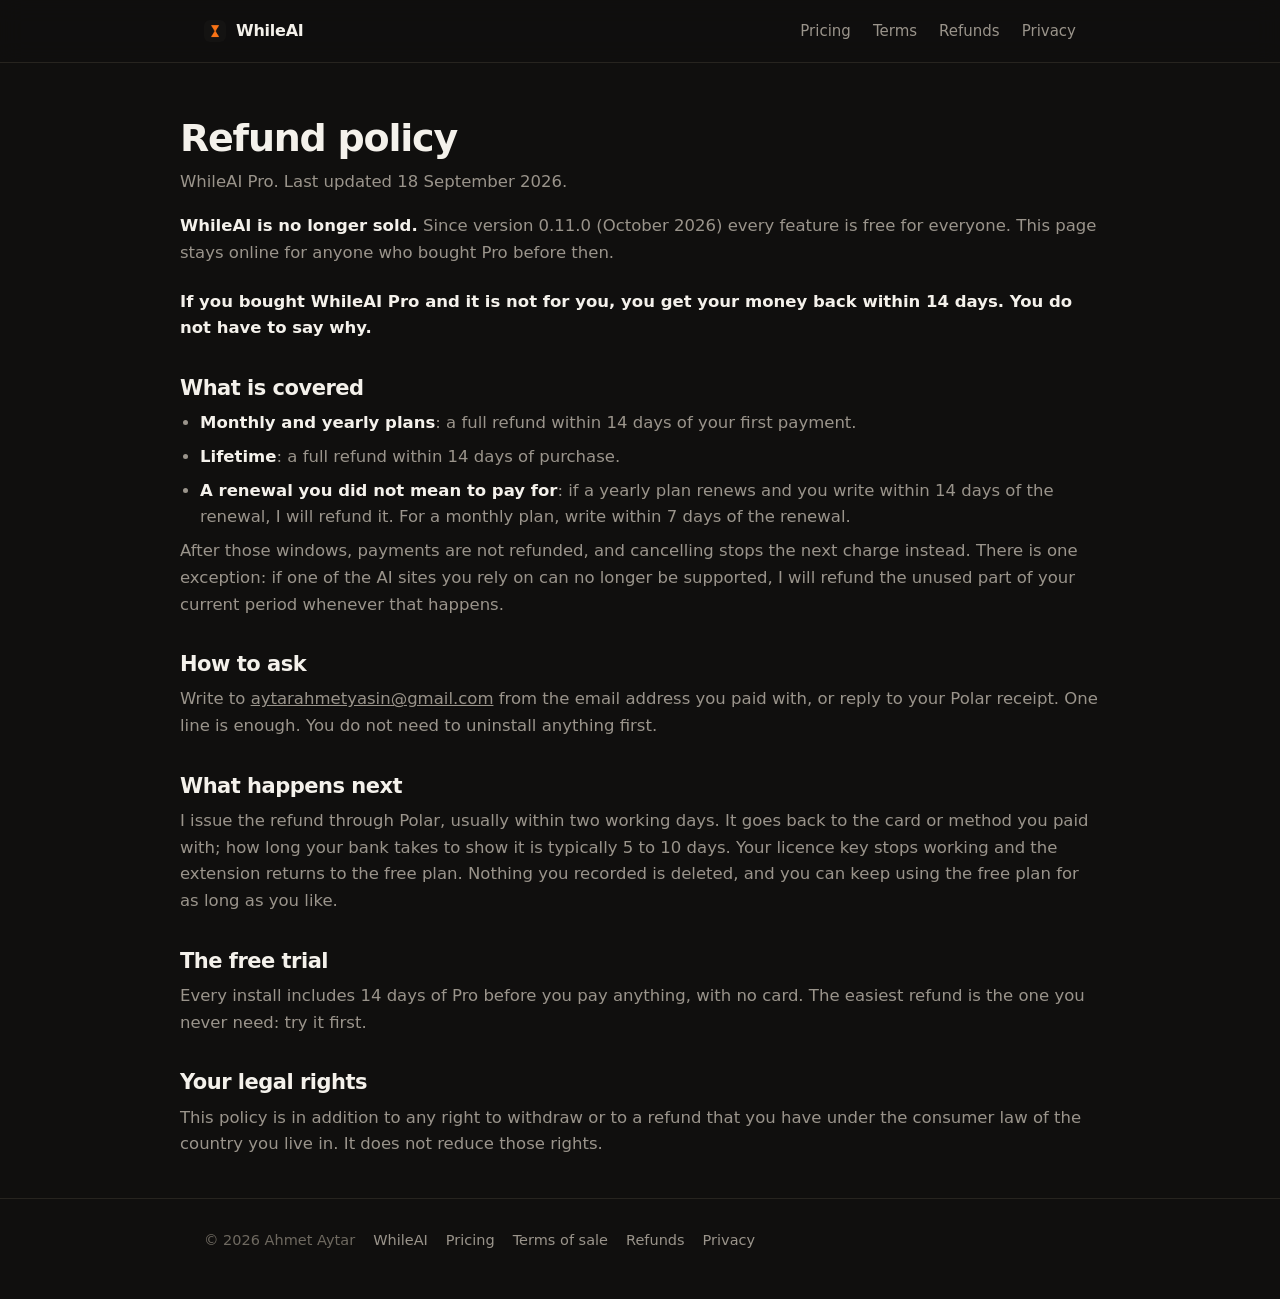
<file: whileai/refund/index.html>
<!doctype html>
<html lang="en">
<head>
<meta charset="utf-8">
<meta name="viewport" content="width=device-width, initial-scale=1">
<title>WhileAI: refund policy</title>
<meta name="description" content="WhileAI Pro refund policy: a full refund within 14 days of any first purchase, no reason needed.">
<link rel="stylesheet" href="../../style.css">
<link rel="icon" href="../img/icon.png">
<link rel="canonical" href="https://ahmetaytar.com/whileai/refund/">
<script src="../ads.js" defer></script>
</head>
<body>

<header class="top"><div class="wrap">
  <a class="brand" href="/whileai/"><img src="../img/icon.png" alt="">WhileAI</a>
  <nav><a href="../upgrade/">Pricing</a><a href="../terms/">Terms</a><a href="../refund/">Refunds</a><a href="../privacy/">Privacy</a></nav>
</div></header>

<div class="wrap prose">

  <h1 style="font-size:38px">Refund policy</h1>
  <p class="updated">WhileAI Pro. Last updated 18 September 2026.</p>
  <p style="margin-top:18px"><strong>WhileAI is no longer sold.</strong> Since
  version 0.11.0 (October 2026) every feature is free for everyone. This page
  stays online for anyone who bought Pro before then.</p>

  <p style="margin-top:22px"><strong>If you bought WhileAI Pro and it is not
  for you, you get your money back within 14 days. You do not have to say
  why.</strong></p>

  <h2>What is covered</h2>
  <ul>
    <li><strong>Monthly and yearly plans</strong>: a full refund within 14 days of your first payment.</li>
    <li><strong>Lifetime</strong>: a full refund within 14 days of purchase.</li>
    <li><strong>A renewal you did not mean to pay for</strong>: if a yearly plan renews and you write within 14 days of the renewal, I will refund it. For a monthly plan, write within 7 days of the renewal.</li>
  </ul>
  <p>After those windows, payments are not refunded, and cancelling stops the
  next charge instead. There is one exception: if one of the AI sites you rely
  on can no longer be supported, I will refund the unused part of your current
  period whenever that happens.</p>

  <h2>How to ask</h2>
  <p>Write to <a href="mailto:aytarahmetyasin@gmail.com">aytarahmetyasin@gmail.com</a>
  from the email address you paid with, or reply to your Polar receipt. One
  line is enough. You do not need to uninstall anything first.</p>

  <h2>What happens next</h2>
  <p>I issue the refund through Polar, usually within two working days. It
  goes back to the card or method you paid with; how long your bank takes to
  show it is typically 5 to 10 days. Your licence key stops working and the
  extension returns to the free plan. Nothing you recorded is deleted, and you
  can keep using the free plan for as long as you like.</p>

  <h2>The free trial</h2>
  <p>Every install includes 14 days of Pro before you pay anything, with no
  card. The easiest refund is the one you never need: try it first.</p>

  <h2>Your legal rights</h2>
  <p>This policy is in addition to any right to withdraw or to a refund that
  you have under the consumer law of the country you live in. It does not
  reduce those rights.</p>

</div>

<footer><div class="wrap">
  <span>&copy; 2026 Ahmet Aytar</span>
  <a href="../">WhileAI</a>
  <a href="../upgrade/">Pricing</a>
  <a href="../terms/">Terms of sale</a>
  <a href="../refund/">Refunds</a>
  <a href="../privacy/">Privacy</a>
</div></footer>

</body>
</html>
</file>
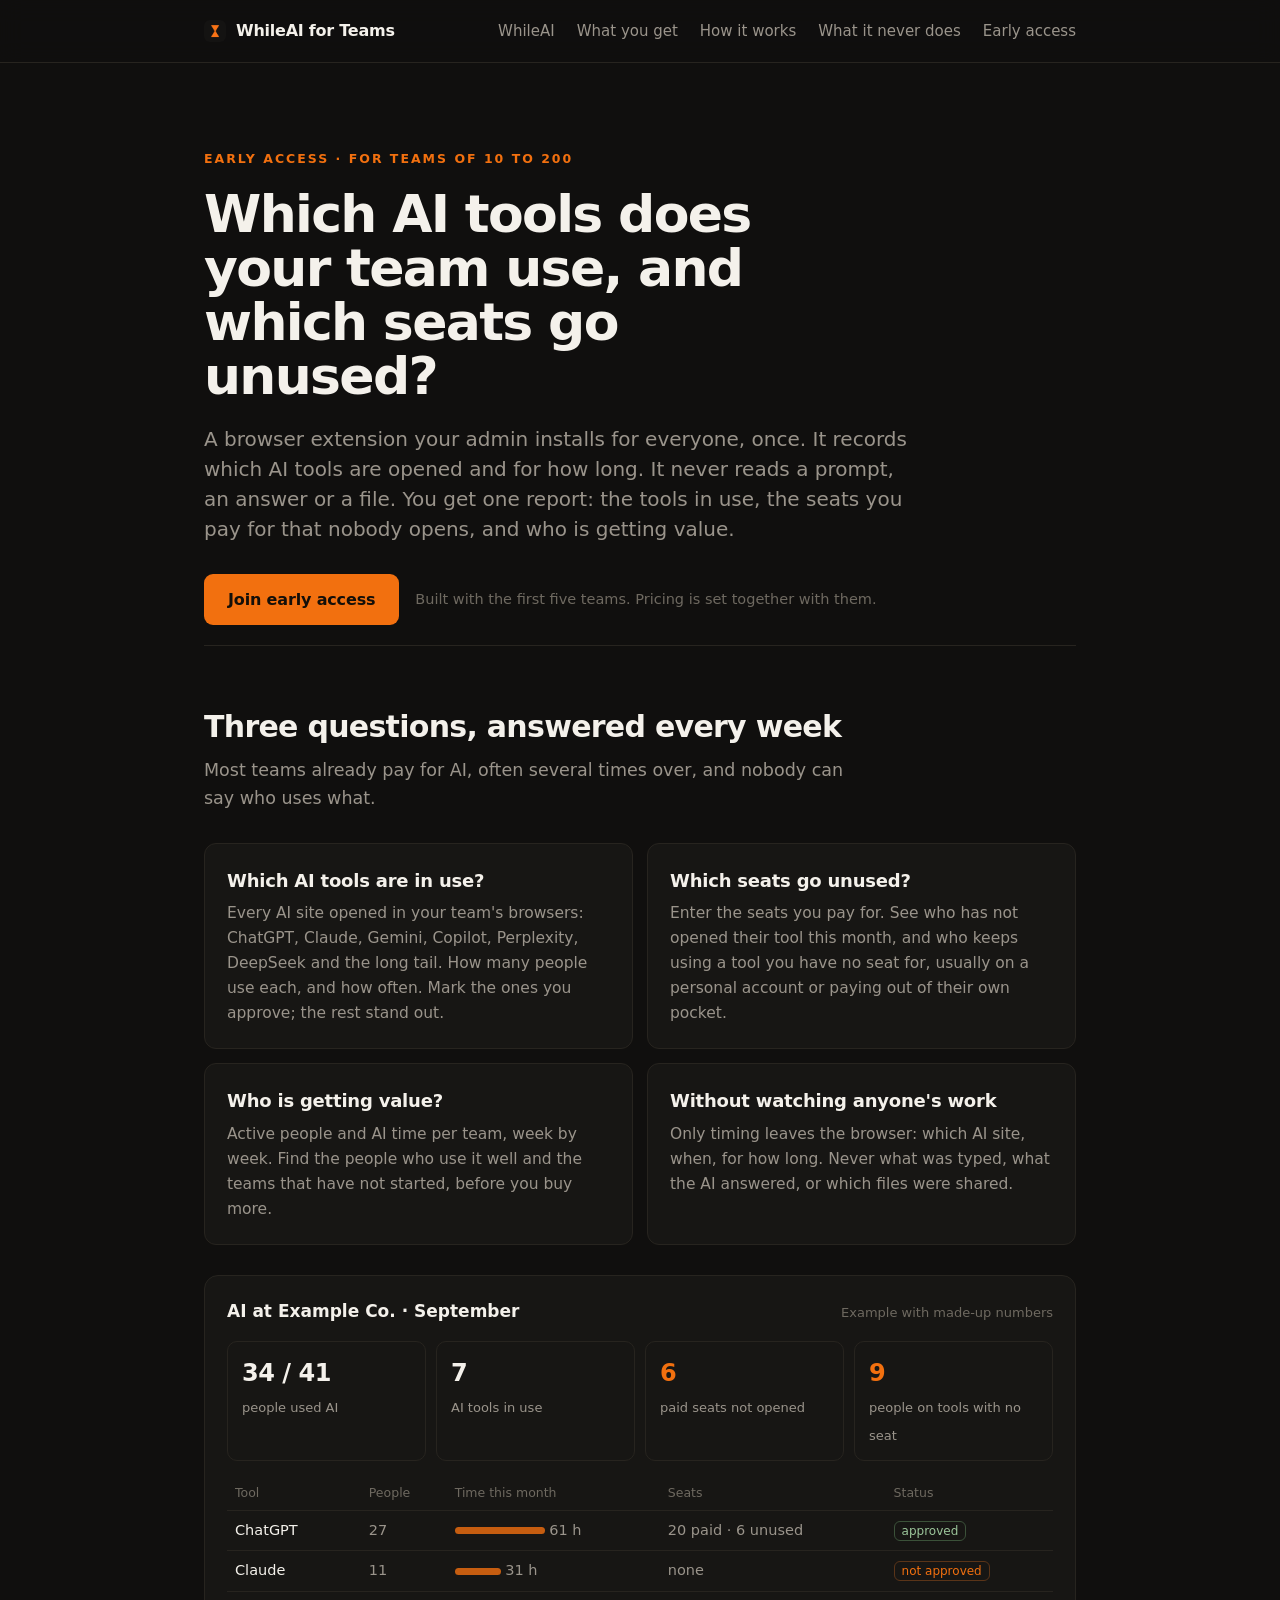
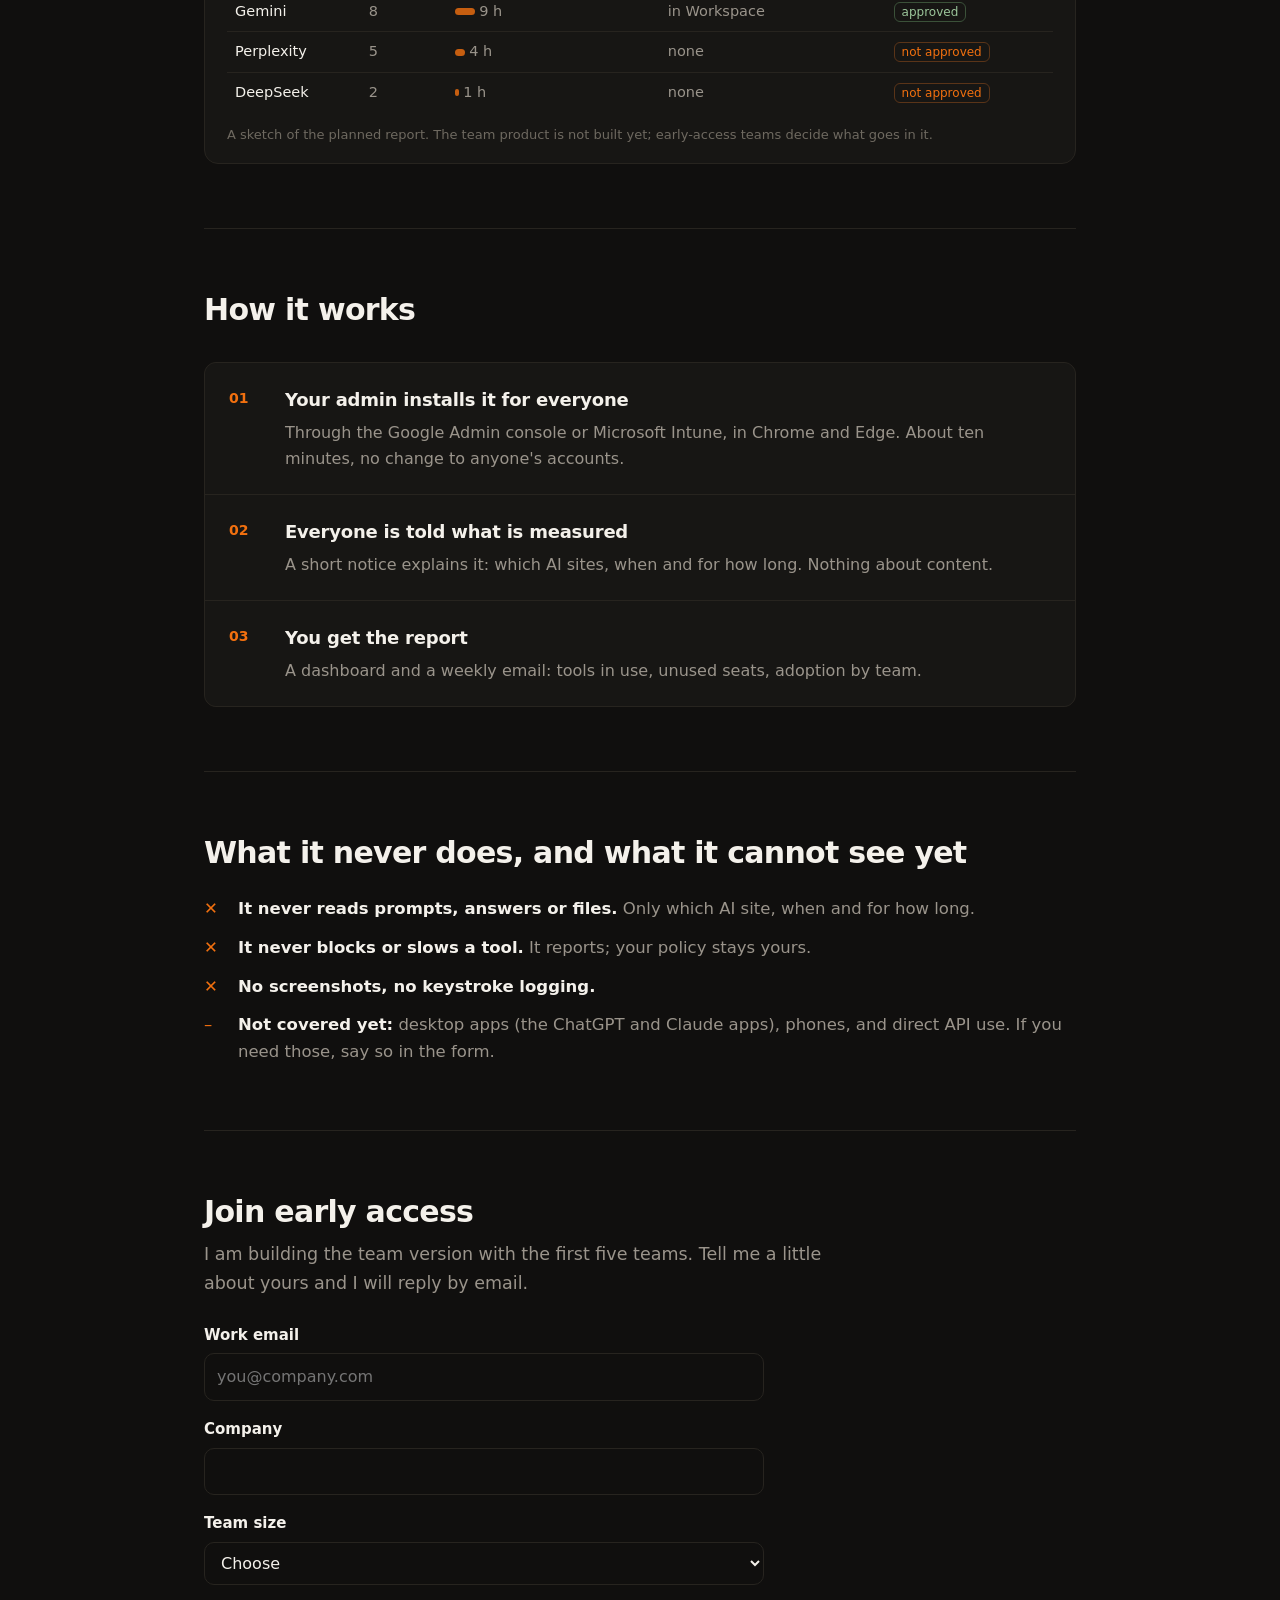
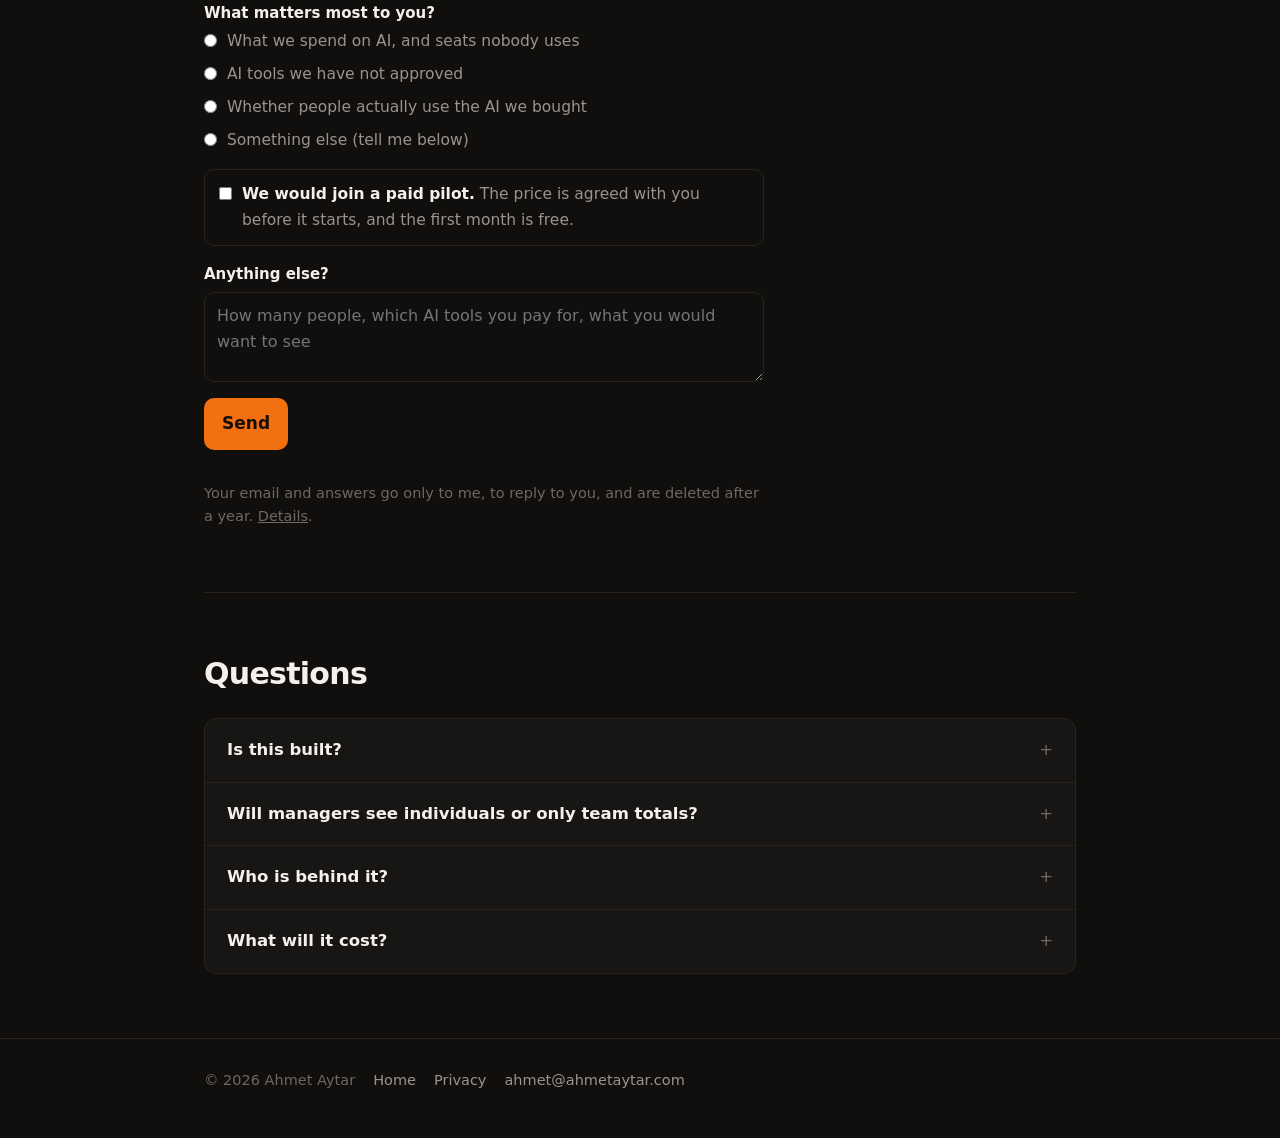
<file: whileai/teams/index.html>
<!doctype html>
<html lang="en">
<head>
<meta charset="utf-8">
<meta name="viewport" content="width=device-width, initial-scale=1">
<title>WhileAI for Teams: see which AI tools your team uses and pays for</title>
<meta name="description" content="A browser extension your admin installs once. See which AI tools your team opens, which paid seats nobody uses, and who gets value. It never reads a prompt or an answer.">
<link rel="stylesheet" href="../../style.css">
<link rel="icon" href="../img/icon.png">
<link rel="canonical" href="https://ahmetaytar.com/whileai/teams/">
<meta property="og:title" content="WhileAI for Teams: which AI tools does your team use, and which seats go unused?">
<meta property="og:description" content="Installed once by your admin. Tools in use, seats going to waste, adoption by team. Prompts and answers are never read.">
<meta property="og:url" content="https://ahmetaytar.com/whileai/teams/">
<style>
/* Example report: drawn in HTML so it stays sharp and is clearly a sketch. */
.report { margin-top: 30px; background: var(--raise); border: 1px solid var(--line); border-radius: 14px; padding: 22px 22px 18px; }
.report .head { display: flex; justify-content: space-between; align-items: baseline; gap: 12px; flex-wrap: wrap; }
.report .head b { font-size: 17px; }
.report .head span { font-size: 13px; color: var(--dim); }
.report .tiles { margin-top: 16px; display: grid; grid-template-columns: repeat(4, 1fr); gap: 10px; }
.report .tile { border: 1px solid var(--line); border-radius: 10px; padding: 12px 14px; }
.report .tile b { display: block; font-size: 24px; letter-spacing: -.02em; }
.report .tile span { font-size: 13px; color: var(--muted); }
.report .tile.warn b { color: var(--accent); }
.report table { width: 100%; margin-top: 16px; border-collapse: collapse; font-size: 14.5px; }
.report th { text-align: left; font-weight: 500; color: var(--dim); font-size: 12.5px; padding: 6px 8px; border-bottom: 1px solid var(--line); }
.report td { padding: 8px; border-bottom: 1px solid var(--line); color: var(--muted); }
.report td:first-child { color: var(--text); }
.report tr:last-child td { border-bottom: 0; }
.tag { font-size: 12px; border-radius: 6px; padding: 2px 7px; border: 1px solid var(--line); white-space: nowrap; }
.tag.ok { color: #9CC69B; border-color: #3B5139; }
.tag.no { color: var(--accent); border-color: #5A3418; }
.bar { display: inline-block; height: 7px; border-radius: 4px; background: var(--accent); vertical-align: middle; opacity: .8; }
.report .foot { margin-top: 12px; font-size: 13px; color: var(--dim); }
@media (max-width: 720px) {
  .report { padding: 16px 12px 14px; }
  .report .tiles { grid-template-columns: repeat(2, 1fr); }
  .report .hide-sm { display: none; }
  .report table { font-size: 13px; }
  .report th, .report td { padding: 7px 4px; }
  .tag { font-size: 11px; padding: 1px 5px; white-space: normal; }
}
/* Form */
.join form { margin-top: 26px; display: grid; gap: 16px; max-width: 560px; }
.join label { display: grid; gap: 6px; font-size: 15px; color: var(--muted); }
.join label b { color: var(--text); font-weight: 600; }
.join input[type=email], .join input[type=text], .join select, .join textarea {
  font: inherit; font-size: 16px; color: var(--text); background: transparent;
  border: 1px solid var(--line); border-radius: 10px; padding: 10px 12px; width: 100%; }
.join select { appearance: auto; }
.join select option { background: var(--raise); color: var(--text); }
.join textarea { min-height: 90px; }
.join input:focus, .join select:focus, .join textarea:focus { outline: none; border-color: var(--accent); }
.join fieldset { border: 0; display: grid; gap: 8px; }
.join legend { font-size: 15px; color: var(--muted); margin-bottom: 4px; }
.join legend b { color: var(--text); font-weight: 600; }
.join .choice { display: flex; gap: 10px; align-items: flex-start; font-size: 15.5px; color: var(--muted); }
.join .choice input { margin-top: 5px; accent-color: var(--accent); }
.join .pilot { border: 1px solid var(--line); border-radius: 10px; padding: 12px 14px; }
.join .pilot b { color: var(--text); }
.join .hp { position: absolute; left: -9999px; width: 1px; height: 1px; overflow: hidden; }
.join button { font: inherit; font-weight: 600; cursor: pointer; border: 0; border-radius: 10px;
  padding: 12px 18px; background: var(--accent); color: #140F09; justify-self: start; }
.join button[disabled] { opacity: .6; cursor: default; }
.join .msg { font-size: 15.5px; }
.join .msg.ok { color: var(--accent); }
.join .msg.err { color: #E07A6B; }
</style>
</head>
<body>

<header class="top"><div class="wrap">
  <a class="brand" href="/whileai/teams/"><img src="../img/icon.png" alt="">WhileAI for Teams</a>
  <nav><a href="/whileai/">WhileAI</a><a href="#reports">What you get</a><a href="#how">How it works</a><a href="#never">What it never does</a><a href="#join">Early access</a></nav>
</div></header>

<div class="wrap">

<section class="hero plain">
  <div class="eyebrow">Early access · for teams of 10 to 200</div>
  <h1>Which AI tools does your team use, and which seats go unused?</h1>
  <p class="lede">A browser extension your admin installs for everyone, once. It
  records which AI tools are opened and for how long. It never reads a prompt,
  an answer or a file. You get one report: the tools in use, the seats you pay
  for that nobody opens, and who is getting value.</p>
  <div class="actions">
    <a class="btn" href="#join">Join early access</a>
    <span class="note">Built with the first five teams. Pricing is set together with them.</span>
  </div>
</section>

<section id="reports">
  <h2>Three questions, answered every week</h2>
  <p class="sub">Most teams already pay for AI, often several times over, and
  nobody can say who uses what.</p>
  <div class="cards">
    <div class="card"><h3>Which AI tools are in use?</h3>
      <p>Every AI site opened in your team's browsers: ChatGPT, Claude, Gemini,
      Copilot, Perplexity, DeepSeek and the long tail. How many people use each,
      and how often. Mark the ones you approve; the rest stand out.</p></div>
    <div class="card"><h3>Which seats go unused?</h3>
      <p>Enter the seats you pay for. See who has not opened their tool this
      month, and who keeps using a tool you have no seat for, usually on a
      personal account or paying out of their own pocket.</p></div>
    <div class="card"><h3>Who is getting value?</h3>
      <p>Active people and AI time per team, week by week. Find the people who
      use it well and the teams that have not started, before you buy more.</p></div>
    <div class="card"><h3>Without watching anyone's work</h3>
      <p>Only timing leaves the browser: which AI site, when, for how long.
      Never what was typed, what the AI answered, or which files were shared.</p></div>
  </div>

  <div class="report" aria-label="Example report with made-up data">
    <div class="head"><b>AI at Example Co. · September</b><span>Example with made-up numbers</span></div>
    <div class="tiles">
      <div class="tile"><b>34 / 41</b><span>people used AI</span></div>
      <div class="tile"><b>7</b><span>AI tools in use</span></div>
      <div class="tile warn"><b>6</b><span>paid seats not opened</span></div>
      <div class="tile warn"><b>9</b><span>people on tools with no seat</span></div>
    </div>
    <table>
      <tr><th>Tool</th><th>People</th><th class="hide-sm">Time this month</th><th>Seats</th><th>Status</th></tr>
      <tr><td>ChatGPT</td><td>27</td><td class="hide-sm"><span class="bar" style="width:90px"></span> 61 h</td><td>20 paid · 6 unused</td><td><span class="tag ok">approved</span></td></tr>
      <tr><td>Claude</td><td>11</td><td class="hide-sm"><span class="bar" style="width:46px"></span> 31 h</td><td>none</td><td><span class="tag no">not approved</span></td></tr>
      <tr><td>Gemini</td><td>8</td><td class="hide-sm"><span class="bar" style="width:20px"></span> 9 h</td><td>in Workspace</td><td><span class="tag ok">approved</span></td></tr>
      <tr><td>Perplexity</td><td>5</td><td class="hide-sm"><span class="bar" style="width:10px"></span> 4 h</td><td>none</td><td><span class="tag no">not approved</span></td></tr>
      <tr><td>DeepSeek</td><td>2</td><td class="hide-sm"><span class="bar" style="width:4px"></span> 1 h</td><td>none</td><td><span class="tag no">not approved</span></td></tr>
    </table>
    <p class="foot">A sketch of the planned report. The team product is not built yet; early-access teams decide what goes in it.</p>
  </div>
</section>

<section id="how">
  <h2>How it works</h2>
  <div class="steps">
    <div class="step"><b>01</b><div>
      <h3>Your admin installs it for everyone</h3>
      <p>Through the Google Admin console or Microsoft Intune, in Chrome and
      Edge. About ten minutes, no change to anyone's accounts.</p>
    </div></div>
    <div class="step"><b>02</b><div>
      <h3>Everyone is told what is measured</h3>
      <p>A short notice explains it: which AI sites, when and for how long.
      Nothing about content.</p>
    </div></div>
    <div class="step"><b>03</b><div>
      <h3>You get the report</h3>
      <p>A dashboard and a weekly email: tools in use, unused seats, adoption by
      team.</p>
    </div></div>
  </div>
</section>

<section id="never">
  <h2>What it never does, and what it cannot see yet</h2>
  <div class="facts">
    <div class="fact"><i>✕</i><span><b>It never reads prompts, answers or files.</b> Only which AI site, when and for how long.</span></div>
    <div class="fact"><i>✕</i><span><b>It never blocks or slows a tool.</b> It reports; your policy stays yours.</span></div>
    <div class="fact"><i>✕</i><span><b>No screenshots, no keystroke logging.</b></span></div>
    <div class="fact"><i>–</i><span><b>Not covered yet:</b> desktop apps (the ChatGPT and Claude apps), phones, and direct API use. If you need those, say so in the form.</span></div>
  </div>
</section>

<section id="join" class="join">
  <h2>Join early access</h2>
  <p class="sub">I am building the team version with the first five teams.
  Tell me a little about yours and I will reply by email.</p>
  <form id="teams-form" novalidate>
    <label><b>Work email</b>
      <input type="email" name="email" required autocomplete="email" placeholder="you@company.com"></label>
    <label><b>Company</b>
      <input type="text" name="company" maxlength="100" autocomplete="organization"></label>
    <label><b>Team size</b>
      <select name="size">
        <option value="">Choose</option>
        <option value="s">1–10</option>
        <option value="m">11–50</option>
        <option value="l">51–200</option>
        <option value="xl">More than 200</option>
      </select></label>
    <fieldset>
      <legend><b>What matters most to you?</b></legend>
      <label class="choice"><input type="radio" name="focus" value="spend"> What we spend on AI, and seats nobody uses</label>
      <label class="choice"><input type="radio" name="focus" value="security"> AI tools we have not approved</label>
      <label class="choice"><input type="radio" name="focus" value="adoption"> Whether people actually use the AI we bought</label>
      <label class="choice"><input type="radio" name="focus" value="other"> Something else (tell me below)</label>
    </fieldset>
    <label class="choice pilot"><input type="checkbox" name="pilot">
      <span><b>We would join a paid pilot.</b> The price is agreed with you before it starts, and the first month is free.</span></label>
    <label><b>Anything else?</b>
      <textarea name="note" maxlength="500" placeholder="How many people, which AI tools you pay for, what you would want to see"></textarea></label>
    <label class="hp" aria-hidden="true">Website <input type="text" name="website" tabindex="-1" autocomplete="off"></label>
    <button type="submit">Send</button>
    <p class="msg" id="teams-msg" role="status"></p>
    <p class="note">Your email and answers go only to me, to reply to you, and
    are deleted after a year. <a href="../privacy/#teams">Details</a>.</p>
  </form>
</section>

<section id="questions">
  <h2>Questions</h2>
  <div class="faq">
    <details><summary>Is this built?</summary>
      <p>Not as a team product yet. The part that measures AI time without
      reading content already runs in WhileAI's personal Chrome extension. The
      team dashboard, the admin install and the weekly report are what the first
      five teams will shape. That is why it is early access.</p></details>
    <details><summary>Will managers see individuals or only team totals?</summary>
      <p>That is one of the things I want to settle with the first teams. Tell
      me in the form which you would want, and which your people would accept.</p></details>
    <details><summary>Who is behind it?</summary>
      <p>Ahmet Aytar, an independent developer in Istanbul. One person, so you
      will be talking to whoever writes the code.</p></details>
    <details><summary>What will it cost?</summary>
      <p>Not fixed yet. I am setting it with the first teams, against what the
      report saves you in unused seats. Early-access teams get the first month
      free and keep the price they agree.</p></details>
  </div>
</section>

</div>

<footer><div class="wrap">
  <span>&copy; 2026 Ahmet Aytar</span>
  <a href="/">Home</a>
  <a href="../privacy/#teams">Privacy</a>
  <a href="mailto:ahmet@ahmetaytar.com?subject=WhileAI%20for%20Teams">ahmet@ahmetaytar.com</a>
</div></footer>

<script>
// Early-access form: one POST to the same site, which forwards it to me.
// No cookie and no tracker on this page.
(function () {
  var form = document.getElementById('teams-form');
  var msg = document.getElementById('teams-msg');
  if (!form || !window.fetch) return;
  var bytes = new Uint8Array(8);
  crypto.getRandomValues(bytes);
  var id = Array.prototype.map.call(bytes, function (b) { return ('0' + b.toString(16)).slice(-2); }).join('');
  form.addEventListener('submit', function (ev) {
    ev.preventDefault();
    var f = form.elements;
    var email = f.email.value.trim();
    if (!/^[^\s@]+@[^\s@]+\.[^\s@]{2,}$/.test(email)) {
      msg.className = 'msg err';
      msg.textContent = 'Please enter your work email.';
      f.email.focus();
      return;
    }
    var focus = form.querySelector('input[name=focus]:checked');
    var body = {
      id: id, email: email, company: f.company.value, size: f.size.value,
      focus: focus ? focus.value : '', pilot: f.pilot.checked, note: f.note.value, website: f.website.value
    };
    var btn = form.querySelector('button');
    btn.disabled = true;
    msg.className = 'msg';
    msg.textContent = 'Sending…';
    fetch('/whileai/brief/teams', { method: 'POST', headers: { 'content-type': 'text/plain' }, body: JSON.stringify(body) })
      .then(function (r) {
        if (!r.ok) throw new Error(String(r.status));
        msg.className = 'msg ok';
        msg.textContent = 'Thank you. I will reply to ' + email + ' by email.';
        Array.prototype.forEach.call(form.querySelectorAll('input, select, textarea'), function (el) { el.disabled = true; });
      })
      .catch(function () {
        btn.disabled = false;
        msg.className = 'msg err';
        msg.textContent = 'That did not go through. Please try again, or write to ahmet@ahmetaytar.com.';
      });
  });
})();
</script>
</body>
</html>
</file>
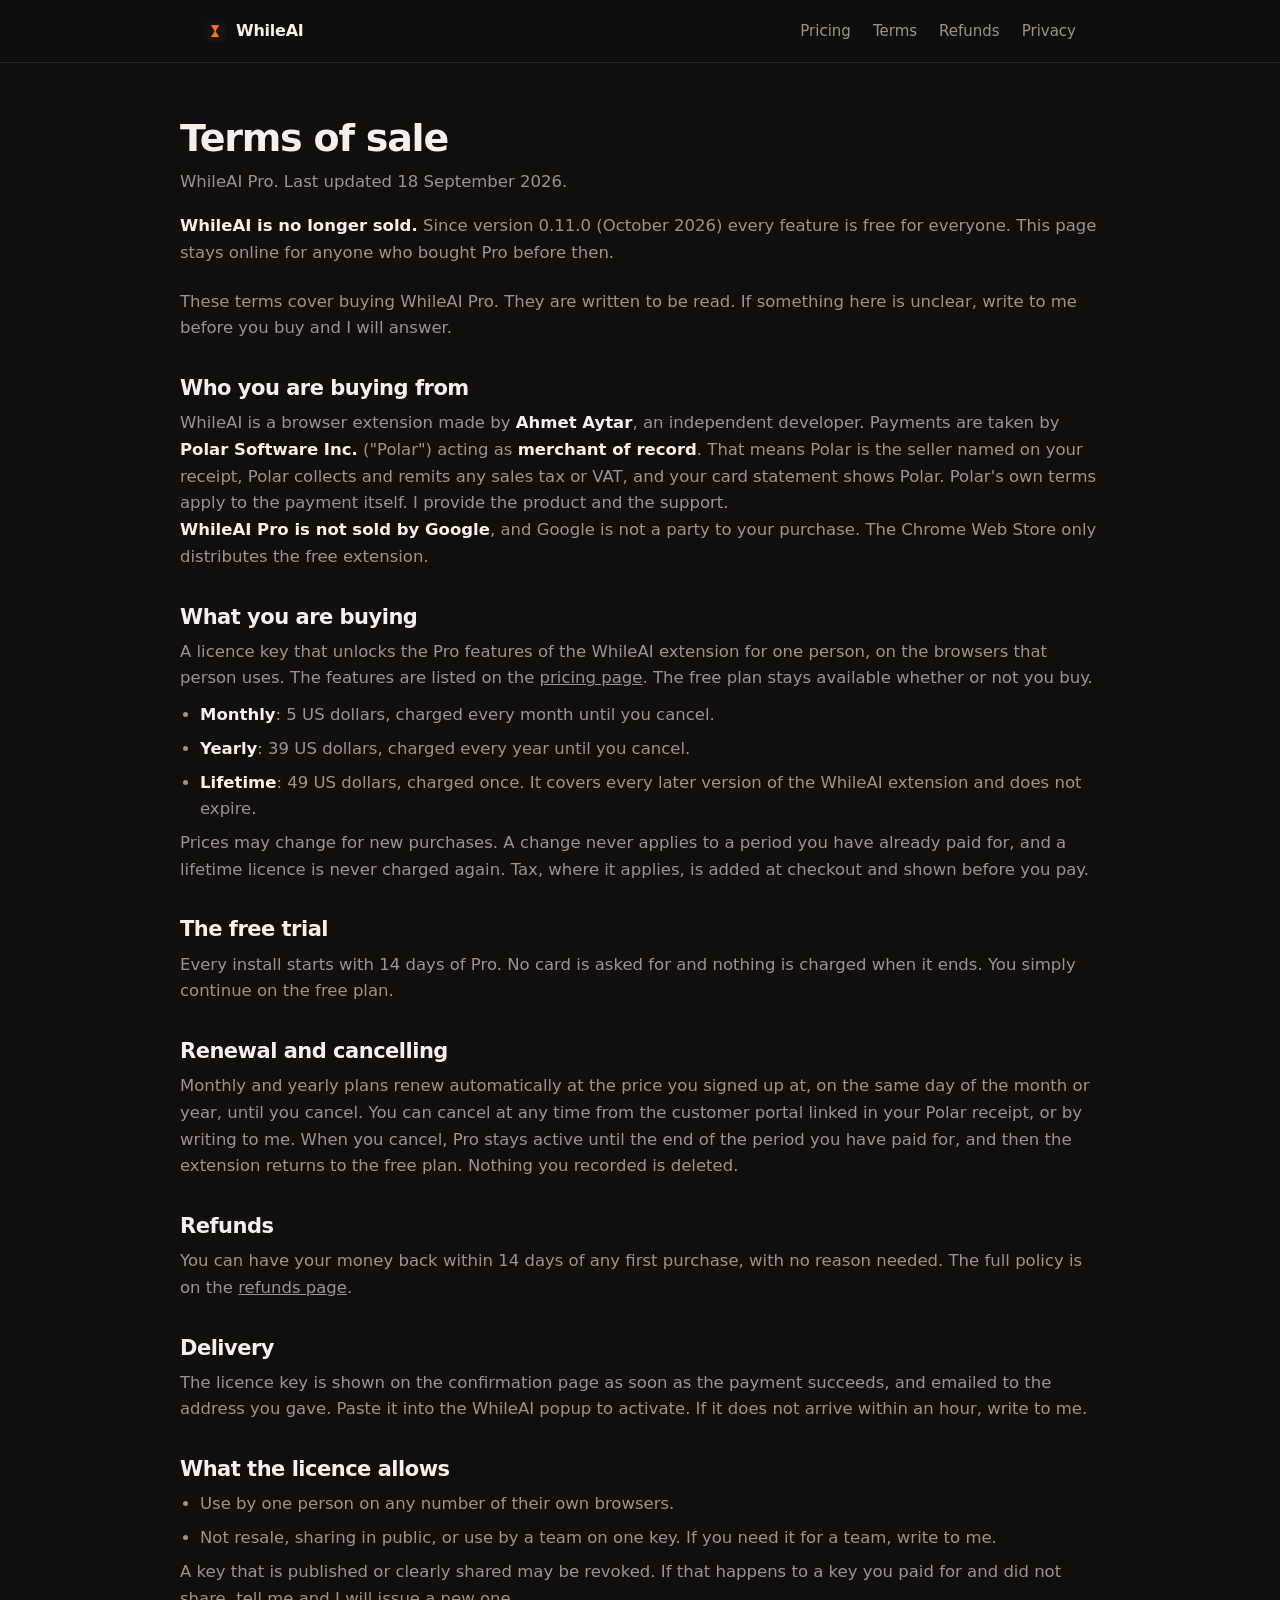
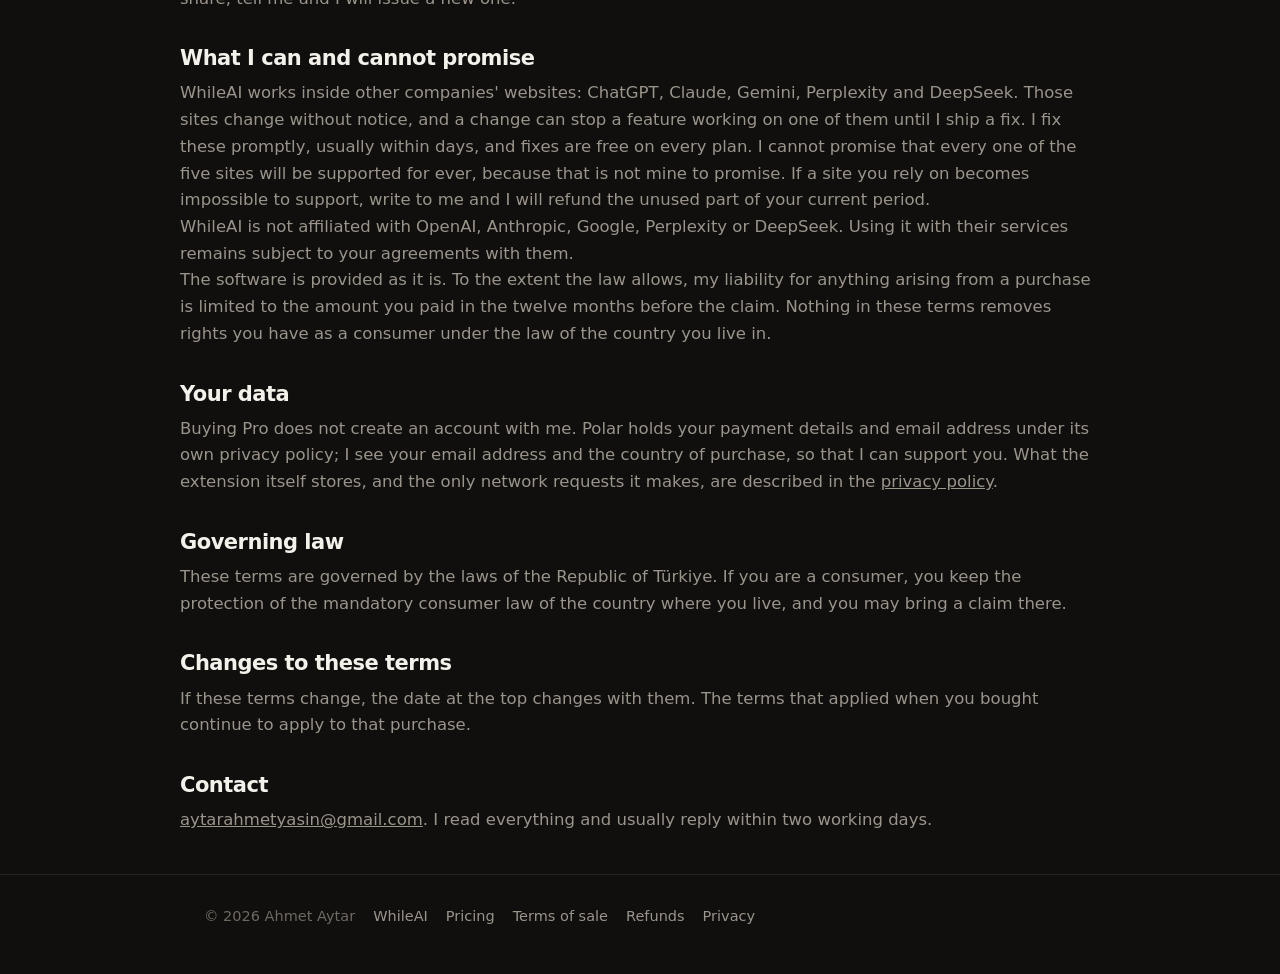
<file: whileai/terms/index.html>
<!doctype html>
<html lang="en">
<head>
<meta charset="utf-8">
<meta name="viewport" content="width=device-width, initial-scale=1">
<title>WhileAI: terms of sale</title>
<meta name="description" content="Terms of sale for WhileAI Pro: who sells it, what you get, how subscriptions renew and how to cancel.">
<link rel="stylesheet" href="../../style.css">
<link rel="icon" href="../img/icon.png">
<link rel="canonical" href="https://ahmetaytar.com/whileai/terms/">
<script src="../ads.js" defer></script>
</head>
<body>

<header class="top"><div class="wrap">
  <a class="brand" href="/whileai/"><img src="../img/icon.png" alt="">WhileAI</a>
  <nav><a href="../upgrade/">Pricing</a><a href="../terms/">Terms</a><a href="../refund/">Refunds</a><a href="../privacy/">Privacy</a></nav>
</div></header>

<div class="wrap prose">

  <h1 style="font-size:38px">Terms of sale</h1>
  <p class="updated">WhileAI Pro. Last updated 18 September 2026.</p>
  <p style="margin-top:18px"><strong>WhileAI is no longer sold.</strong> Since
  version 0.11.0 (October 2026) every feature is free for everyone. This page
  stays online for anyone who bought Pro before then.</p>

  <p style="margin-top:22px">These terms cover buying WhileAI Pro. They are
  written to be read. If something here is unclear, write to me before you
  buy and I will answer.</p>

  <h2>Who you are buying from</h2>
  <p>WhileAI is a browser extension made by <strong>Ahmet Aytar</strong>, an
  independent developer. Payments are taken by <strong>Polar Software
  Inc.</strong> ("Polar") acting as <strong>merchant of record</strong>. That
  means Polar is the seller named on your receipt, Polar collects and remits
  any sales tax or VAT, and your card statement shows Polar. Polar's own terms
  apply to the payment itself. I provide the product and the support.</p>
  <p><strong>WhileAI Pro is not sold by Google</strong>, and Google is not a
  party to your purchase. The Chrome Web Store only distributes the free
  extension.</p>

  <h2>What you are buying</h2>
  <p>A licence key that unlocks the Pro features of the WhileAI extension for
  one person, on the browsers that person uses. The features are listed on the
  <a href="../upgrade/">pricing page</a>. The free plan stays available
  whether or not you buy.</p>
  <ul>
    <li><strong>Monthly</strong>: 5 US dollars, charged every month until you cancel.</li>
    <li><strong>Yearly</strong>: 39 US dollars, charged every year until you cancel.</li>
    <li><strong>Lifetime</strong>: 49 US dollars, charged once. It covers every later version of the WhileAI extension and does not expire.</li>
  </ul>
  <p>Prices may change for new purchases. A change never applies to a period
  you have already paid for, and a lifetime licence is never charged again.
  Tax, where it applies, is added at checkout and shown before you pay.</p>

  <h2>The free trial</h2>
  <p>Every install starts with 14 days of Pro. No card is asked for and nothing
  is charged when it ends. You simply continue on the free plan.</p>

  <h2>Renewal and cancelling</h2>
  <p>Monthly and yearly plans renew automatically at the price you signed up
  at, on the same day of the month or year, until you cancel. You can cancel at
  any time from the customer portal linked in your Polar receipt, or by writing
  to me. When you cancel, Pro stays active until the end of the period you
  have paid for, and then the extension returns to the free plan. Nothing you
  recorded is deleted.</p>

  <h2>Refunds</h2>
  <p>You can have your money back within 14 days of any first purchase, with
  no reason needed. The full policy is on the <a href="../refund/">refunds
  page</a>.</p>

  <h2>Delivery</h2>
  <p>The licence key is shown on the confirmation page as soon as the payment
  succeeds, and emailed to the address you gave. Paste it into the WhileAI
  popup to activate. If it does not arrive within an hour, write to me.</p>

  <h2>What the licence allows</h2>
  <ul>
    <li>Use by one person on any number of their own browsers.</li>
    <li>Not resale, sharing in public, or use by a team on one key. If you
    need it for a team, write to me.</li>
  </ul>
  <p>A key that is published or clearly shared may be revoked. If that happens
  to a key you paid for and did not share, tell me and I will issue a new one.</p>

  <h2>What I can and cannot promise</h2>
  <p>WhileAI works inside other companies' websites: ChatGPT, Claude, Gemini,
  Perplexity and DeepSeek. Those sites change without notice, and a change can
  stop a feature working on one of them until I ship a fix. I fix these
  promptly, usually within days, and fixes are free on every plan. I cannot
  promise that every one of the five sites will be supported for ever, because
  that is not mine to promise. If a site you rely on becomes impossible to
  support, write to me and I will refund the unused part of your current
  period.</p>
  <p>WhileAI is not affiliated with OpenAI, Anthropic, Google, Perplexity or
  DeepSeek. Using it with their services remains subject to your agreements
  with them.</p>
  <p>The software is provided as it is. To the extent the law allows, my
  liability for anything arising from a purchase is limited to the amount you
  paid in the twelve months before the claim. Nothing in these terms removes
  rights you have as a consumer under the law of the country you live in.</p>

  <h2>Your data</h2>
  <p>Buying Pro does not create an account with me. Polar holds your payment
  details and email address under its own privacy policy; I see your email
  address and the country of purchase, so that I can support you. What the
  extension itself stores, and the only network requests it makes, are
  described in the <a href="../privacy/">privacy policy</a>.</p>

  <h2>Governing law</h2>
  <p>These terms are governed by the laws of the Republic of Türkiye. If you
  are a consumer, you keep the protection of the mandatory consumer law of the
  country where you live, and you may bring a claim there.</p>

  <h2>Changes to these terms</h2>
  <p>If these terms change, the date at the top changes with them. The terms
  that applied when you bought continue to apply to that purchase.</p>

  <h2>Contact</h2>
  <p><a href="mailto:aytarahmetyasin@gmail.com">aytarahmetyasin@gmail.com</a>.
  I read everything and usually reply within two working days.</p>

</div>

<footer><div class="wrap">
  <span>&copy; 2026 Ahmet Aytar</span>
  <a href="../">WhileAI</a>
  <a href="../upgrade/">Pricing</a>
  <a href="../terms/">Terms of sale</a>
  <a href="../refund/">Refunds</a>
  <a href="../privacy/">Privacy</a>
</div></footer>

</body>
</html>
</file>
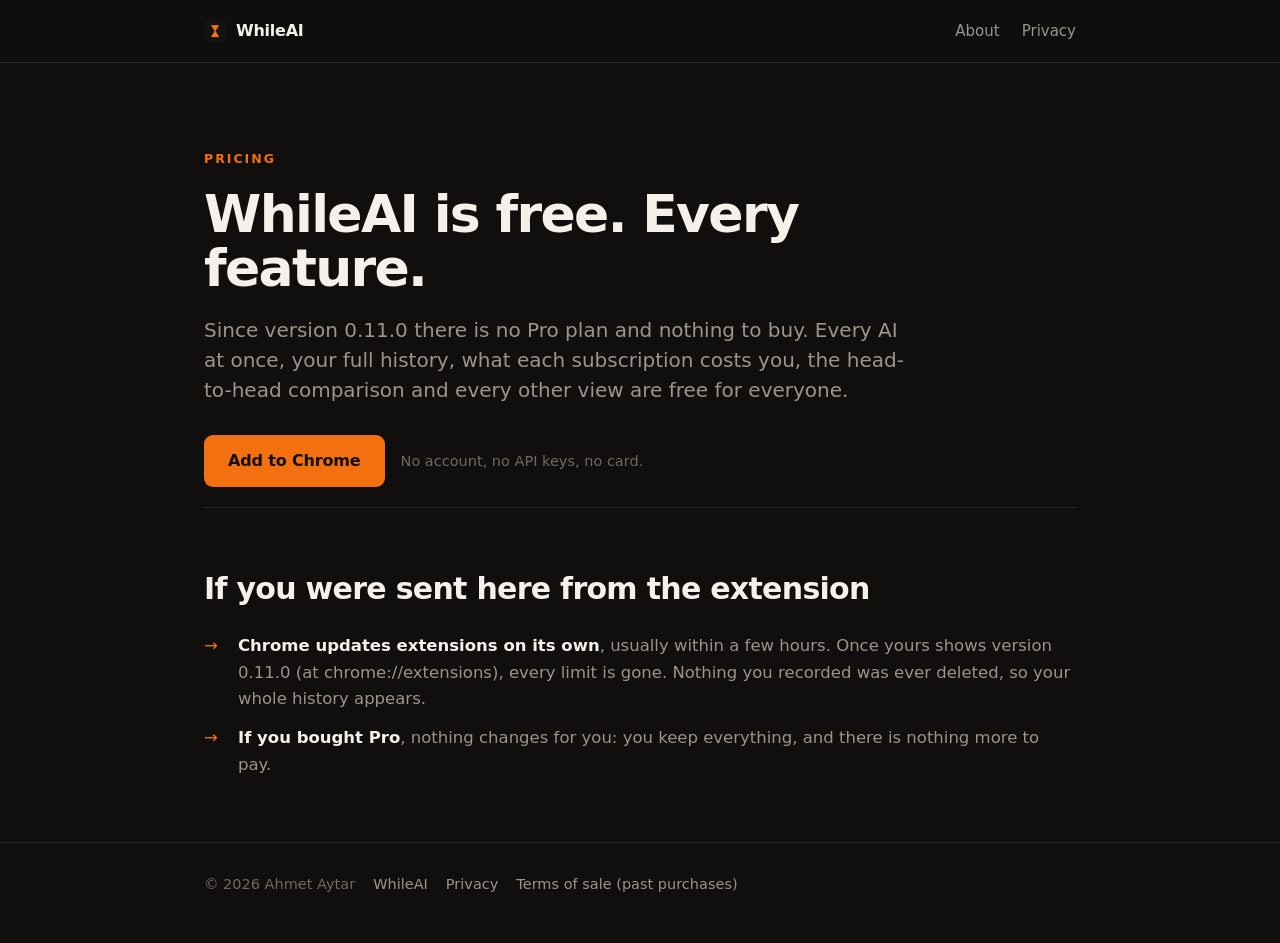
<file: whileai/upgrade/index.html>
<!doctype html>
<html lang="en">
<head>
<meta charset="utf-8">
<meta name="viewport" content="width=device-width, initial-scale=1">
<title>WhileAI is free</title>
<meta name="description" content="WhileAI is free for everyone, with every feature: every AI at once, your full history and all the analysis. Nothing to buy.">
<link rel="stylesheet" href="../../style.css">
<link rel="icon" href="../img/icon.png">
<link rel="canonical" href="https://ahmetaytar.com/whileai/upgrade/">
<meta property="og:title" content="WhileAI is free">
<meta property="og:description" content="Every AI at once, your full history and all the analysis. Nothing to buy.">
<meta property="og:image" content="https://ahmetaytar.com/whileai/img/pro.png">
<meta name="twitter:card" content="summary_large_image">
</head>
<body>

<header class="top"><div class="wrap">
  <a class="brand" href="/whileai/"><img src="../img/icon.png" alt="">WhileAI</a>
  <nav><a href="/whileai/">About</a><a href="../privacy/">Privacy</a></nav>
</div></header>

<div class="wrap">

<section class="hero plain">
  <div class="eyebrow">Pricing</div>
  <h1>WhileAI is free. Every feature.</h1>
  <p class="lede">Since version 0.11.0 there is no Pro plan and nothing to buy.
  Every AI at once, your full history, what each subscription costs you, the
  head-to-head comparison and every other view are free for everyone.</p>
  <div class="actions">
    <a class="btn" href="https://chromewebstore.google.com/detail/jkemgnopkjenepaohooaghojmoabplmp">Add to Chrome</a>
    <span class="note">No account, no API keys, no card.</span>
  </div>
</section>

<section>
  <h2>If you were sent here from the extension</h2>
  <div class="facts">
    <div class="fact"><i>→</i><span><b>Chrome updates extensions on its own</b>, usually within a few hours.
    Once yours shows version 0.11.0 (at chrome://extensions), every limit is gone. Nothing you recorded was ever deleted, so your whole history appears.</span></div>
    <div class="fact"><i>→</i><span><b>If you bought Pro</b>, nothing changes for you: you keep everything, and there is nothing more to pay.</span></div>
  </div>
</section>

</div>

<footer><div class="wrap">
  <span>&copy; 2026 Ahmet Aytar</span>
  <a href="/whileai/">WhileAI</a>
  <a href="../privacy/">Privacy</a>
  <a href="../terms/">Terms of sale (past purchases)</a>
</div></footer>

</body>
</html>
</file>
<file: style.css>
/* ahmetaytar.com
   One stylesheet for the studio page and every project page under it.
   Same art direction as the product screenshots: one dark ground, one accent,
   type doing most of the work. */
:root {
  --bg:      #100F0E;
  --raise:   #171614;
  --line:    #27241F;
  --text:    #F4F1EB;
  --muted:   #9A948B;
  --dim:     #6E6960;
  --accent:  #F2700F;
  --paper:   #FBFAF8;
  --maxw:    920px;
}
* { box-sizing: border-box; margin: 0; padding: 0; }
html { scroll-behavior: smooth; }
body {
  background: var(--bg); color: var(--text);
  font: 17px/1.62 -apple-system, BlinkMacSystemFont, "SF Pro Text", "Segoe UI", system-ui, sans-serif;
  -webkit-font-smoothing: antialiased;
}
a { color: inherit; }
.wrap { max-width: var(--maxw); margin: 0 auto; padding: 0 24px; }

/* header */
.top { border-bottom: 1px solid var(--line); position: sticky; top: 0; z-index: 5;
       background: rgba(16,15,14,.86); backdrop-filter: saturate(140%) blur(12px); }
.top .wrap { display: flex; align-items: center; justify-content: space-between; height: 62px; }
.brand { display: flex; align-items: center; gap: 10px; font-weight: 600; letter-spacing: -.015em;
         text-decoration: none; font-size: 16px; }
.brand img { width: 22px; height: 22px; border-radius: 6px; }
.top nav { display: flex; gap: 22px; font-size: 15px; color: var(--muted); }
.top nav a { text-decoration: none; }
.top nav a:hover { color: var(--text); }

/* hero */
.hero { padding: 86px 0 20px; }
.eyebrow { font-size: 12.5px; font-weight: 650; letter-spacing: .16em; text-transform: uppercase;
           color: var(--accent); margin-bottom: 18px; }
h1 { font-family: -apple-system, BlinkMacSystemFont, "SF Pro Display", system-ui, sans-serif;
     font-size: 52px; line-height: 1.04; letter-spacing: -.032em; font-weight: 700; max-width: 17ch; }
.lede { margin-top: 20px; font-size: 20px; line-height: 1.5; color: var(--muted); max-width: 56ch; }
.actions { margin-top: 30px; display: flex; align-items: center; gap: 16px; flex-wrap: wrap; }
.btn { display: inline-block; background: var(--accent); color: #140F09; text-decoration: none;
       font-weight: 640; font-size: 16px; padding: 13px 24px; border-radius: 9px;
       letter-spacing: -.01em; }
.btn:hover { filter: brightness(1.08); }
.btn.ghost { background: transparent; color: var(--muted); border: 1px solid var(--line); font-weight: 500; }
.note { font-size: 14.5px; color: var(--dim); }

/* sections */
section { padding: 64px 0; border-top: 1px solid var(--line); }
section.plain { border-top: 0; }
/* A deep link lands the heading clear of the sticky header, not under its edge. */
section[id] { scroll-margin-top: 24px; }
h2 { font-size: 30px; letter-spacing: -.024em; font-weight: 660; line-height: 1.15; }
h2 + .sub { margin-top: 11px; color: var(--muted); font-size: 17.5px; max-width: 58ch; }
h3 { font-size: 18px; font-weight: 620; letter-spacing: -.012em; margin-bottom: 6px; }

/* steps */
.steps { margin-top: 34px; display: grid; gap: 1px; background: var(--line);
         border: 1px solid var(--line); border-radius: 12px; overflow: hidden; }
.step { background: var(--raise); padding: 22px 24px; display: grid;
        grid-template-columns: 40px 1fr; gap: 16px; align-items: start; }
.step b { color: var(--accent); font-size: 14px; font-weight: 700; padding-top: 2px; }
.step p { color: var(--muted); font-size: 16px; }

/* figures */
figure { margin: 34px 0 0; }
figure img { display: block; width: 100%; height: auto; border-radius: 12px;
             border: 1px solid var(--line); }
figcaption { margin-top: 11px; font-size: 14.5px; color: var(--dim); }

/* cards */
.cards { margin-top: 30px; display: grid; grid-template-columns: repeat(2, 1fr); gap: 14px; }
.card { background: var(--raise); border: 1px solid var(--line); border-radius: 12px; padding: 22px; }
.card p { color: var(--muted); font-size: 15.5px; }

/* facts list */
.facts { margin-top: 26px; display: grid; gap: 12px; }
.fact { display: grid; grid-template-columns: 22px 1fr; gap: 12px; align-items: start;
        font-size: 16.5px; color: var(--muted); }
.fact i { font-style: normal; color: var(--accent); }
.fact b { color: var(--text); font-weight: 600; }

/* project list on the studio page */
.projects { margin-top: 30px; display: grid; gap: 14px; }
.project { display: block; text-decoration: none; background: var(--raise);
           border: 1px solid var(--line); border-radius: 13px; padding: 24px 26px; }
.project:hover { border-color: #3A352E; }
.project .row { display: flex; align-items: center; gap: 12px; }
.project img { width: 30px; height: 30px; border-radius: 8px; }
.project .name { font-size: 19px; font-weight: 640; letter-spacing: -.015em; }
.project .meta { margin-left: auto; font-size: 13.5px; color: var(--dim); }
.project p { margin-top: 10px; color: var(--muted); font-size: 16px; }
.soon { background: transparent; border-style: dashed; }
.soon .name { color: var(--dim); }

/* prose for the privacy page */
.prose { padding: 56px 0 40px; }
.prose h2 { font-size: 21px; margin: 34px 0 10px; }
.prose p, .prose li { color: var(--muted); font-size: 16.5px; }
.prose ul { margin: 10px 0 0 20px; }
.prose li { margin-bottom: 7px; }
.prose strong { color: var(--text); font-weight: 600; }
.updated { color: var(--dim); font-size: 14.5px; margin-top: 10px; }

footer { border-top: 1px solid var(--line); padding: 30px 0 46px; color: var(--dim); font-size: 14.5px; }
footer .wrap { display: flex; gap: 18px; flex-wrap: wrap; align-items: center; }
footer a { color: var(--muted); text-decoration: none; }
footer a:hover { color: var(--text); }
footer .spacer { margin-left: auto; }

@media (max-width: 720px) {
  h1 { font-size: 36px; }
  .cards { grid-template-columns: 1fr; }
  .hero { padding-top: 56px; }
  h2 { font-size: 25px; }
  /* The nav crowded the name on a phone, and none of its links are worth
     that. The page is short enough to scroll. */
  .top nav { display: none; }
  /* Five panes side by side are unreadable at 390px. Let the reader pan the
     image instead of pretending it fits. */
  .proofscroll { overflow-x: auto; -webkit-overflow-scrolling: touch; }
  .proofscroll img { width: 900px; max-width: none; }
  .step { grid-template-columns: 30px 1fr; gap: 12px; padding: 18px 18px; }
  footer .wrap { gap: 10px; }
  footer .spacer { margin-left: 0; }
}

/* product page: the panel beside its explanation */
.panelrow { margin-top: 34px; display: grid; grid-template-columns: 300px 1fr; gap: 40px; align-items: center; }
.panelrow .panelshot { margin: 0; }
.panelrow .panelshot img { border-radius: 12px; }
.panelcopy p { color: var(--muted); font-size: 16.5px; margin-top: 10px; }
@media (max-width: 720px) { .panelrow { grid-template-columns: 1fr; } }

/* pricing (whileai/upgrade) */
.plans { margin-top: 34px; display: grid; grid-template-columns: repeat(3, 1fr); gap: 14px; align-items: stretch; }
.plan { background: var(--raise); border: 1px solid var(--line); border-radius: 14px; padding: 26px 24px 24px;
        display: flex; flex-direction: column; }
.plan.best { border-color: var(--accent); }
.plan .tag { font-size: 12px; font-weight: 650; letter-spacing: .14em; text-transform: uppercase; color: var(--dim); }
.plan.best .tag { color: var(--accent); }
.plan .amount { margin-top: 14px; font-size: 44px; font-weight: 700; letter-spacing: -.03em; line-height: 1; }
.plan .amount small { font-size: 16px; font-weight: 500; color: var(--muted); letter-spacing: 0; margin-left: 4px; }
.plan .was { margin-top: 8px; font-size: 14.5px; color: var(--dim); min-height: 22px; }
.plan p { margin-top: 14px; color: var(--muted); font-size: 15.5px; flex: 1; }
.plan .btn { margin-top: 22px; text-align: center; }
.plan .btn.off { background: transparent; color: var(--dim); border: 1px dashed var(--line); cursor: default; }
.fine { margin-top: 18px; font-size: 14.5px; color: var(--dim); max-width: 70ch; }

.compare { margin-top: 30px; width: 100%; border-collapse: collapse; font-size: 16px; }
.compare th, .compare td { text-align: left; padding: 13px 14px; border-bottom: 1px solid var(--line); vertical-align: top; }
.compare th { font-size: 12.5px; font-weight: 650; letter-spacing: .12em; text-transform: uppercase; color: var(--dim); }
.compare td:nth-child(2), .compare td:nth-child(3), .compare th:nth-child(2), .compare th:nth-child(3) { width: 120px; text-align: center; }
.compare td { color: var(--muted); }
.compare td:first-child { color: var(--text); }
.compare td span { display: block; font-size: 14.5px; color: var(--dim); margin-top: 2px; }
.compare .yes { color: var(--accent); font-weight: 650; }
.compare .no { color: #4A463F; }

.faq { margin-top: 26px; display: grid; gap: 1px; background: var(--line); border: 1px solid var(--line);
       border-radius: 12px; overflow: hidden; }
.faq details { background: var(--raise); padding: 18px 22px; }
.faq summary { cursor: pointer; font-weight: 600; font-size: 16.5px; list-style: none; }
.faq summary::-webkit-details-marker { display: none; }
.faq summary::after { content: "+"; float: right; color: var(--dim); font-weight: 400; }
.faq details[open] summary::after { content: "\2212"; }
.faq p { margin-top: 10px; color: var(--muted); font-size: 16px; }

.keysteps { margin-top: 26px; counter-reset: k; display: grid; gap: 12px; }
.keysteps div { display: grid; grid-template-columns: 30px 1fr; gap: 12px; color: var(--muted); font-size: 16.5px; }
.keysteps div::before { counter-increment: k; content: counter(k); color: var(--accent); font-weight: 700; font-size: 14px; padding-top: 3px; }
.keysteps b { color: var(--text); font-weight: 600; }

@media (max-width: 720px) {
  .plans { grid-template-columns: 1fr; }
  .compare td:nth-child(2), .compare td:nth-child(3), .compare th:nth-child(2), .compare th:nth-child(3) { width: 64px; }
  .compare th, .compare td { padding: 12px 8px; font-size: 15px; }
}

/* ---- whileai landing, 2026-09-24 ---- */
/* the five names under the button */
.chips { margin-top: 22px; display: flex; flex-wrap: wrap; gap: 8px; align-items: center; }
.chips span { font-size: 13.5px; color: var(--muted); border: 1px solid var(--line); border-radius: 999px; padding: 5px 12px; }
.chips em { font-style: normal; font-size: 13px; color: var(--dim); margin-right: 4px; }

/* one prompt, five answers: drawn, not screenshotted */
.fanout { margin-top: 44px; display: grid; grid-template-columns: 1fr 1.25fr; gap: 28px; align-items: stretch;
          background: var(--raise); border: 1px solid var(--line); border-radius: 16px; padding: 26px; }
.fanout .prompt { display: flex; flex-direction: column; justify-content: center; gap: 12px; }
.fanout .prompt .who { font-size: 12.5px; letter-spacing: .14em; text-transform: uppercase; color: var(--accent); font-weight: 650; }
.fanout .bubble { background: var(--paper); color: #17130E; border-radius: 16px 16px 4px 16px; padding: 16px 18px;
                  font-size: 17px; line-height: 1.45; letter-spacing: -.005em; box-shadow: 0 10px 30px rgba(0,0,0,.35); }
.fanout .prompt .sub { margin-top: 4px; font-size: 14.5px; color: var(--dim); }
.fanout .answers { display: grid; gap: 8px; align-content: center; position: relative; padding-left: 26px; }
.fanout .answers::before { content: ""; position: absolute; left: 8px; top: 12px; bottom: 12px; width: 2px;
                           background: linear-gradient(var(--accent), rgba(242,112,15,.25)); border-radius: 2px; }
.fanout .ai { display: flex; align-items: center; gap: 12px; background: var(--bg); border: 1px solid var(--line);
              border-radius: 10px; padding: 11px 14px; font-size: 15.5px; position: relative; }
.fanout .ai::before { content: ""; position: absolute; left: -18px; width: 12px; height: 2px; background: rgba(242,112,15,.55); }
.fanout .ai b { font-weight: 620; min-width: 86px; }
.fanout .ai span { color: var(--muted); font-size: 14.5px; }
.fanout .ai i { margin-left: auto; width: 8px; height: 8px; border-radius: 50%; background: #3FA764; flex: none; }
.fanout .ai.src { border-color: rgba(242,112,15,.55); }
.fanout .ai.src span { color: var(--accent); }
.fanout .ai.src i { background: var(--accent); }

/* three reasons, right after the hero */
.benefits { margin-top: 36px; display: grid; grid-template-columns: repeat(3, 1fr); gap: 14px; }
.benefit { background: var(--raise); border: 1px solid var(--line); border-radius: 12px; padding: 22px 22px 20px; }
.benefit b { display: block; font-size: 17.5px; font-weight: 640; letter-spacing: -.012em; margin-bottom: 8px; }
.benefit p { color: var(--muted); font-size: 15.5px; }
.benefit .k { display: inline-block; font-size: 12px; letter-spacing: .14em; text-transform: uppercase; color: var(--accent);
              font-weight: 650; margin-bottom: 12px; }

/* the closing call */
.cta { text-align: center; padding: 72px 0; }
.cta h2 { font-size: 34px; }
.cta .actions { justify-content: center; }
.cta .note { display: block; width: 100%; text-align: center; }

@media (max-width: 720px) {
  .fanout { grid-template-columns: 1fr; padding: 18px; gap: 20px; }
  .fanout .answers { padding-left: 22px; }
  .benefits { grid-template-columns: 1fr; }
  .cta h2 { font-size: 27px; }
  .cta { padding: 52px 0; }
}
</file>
